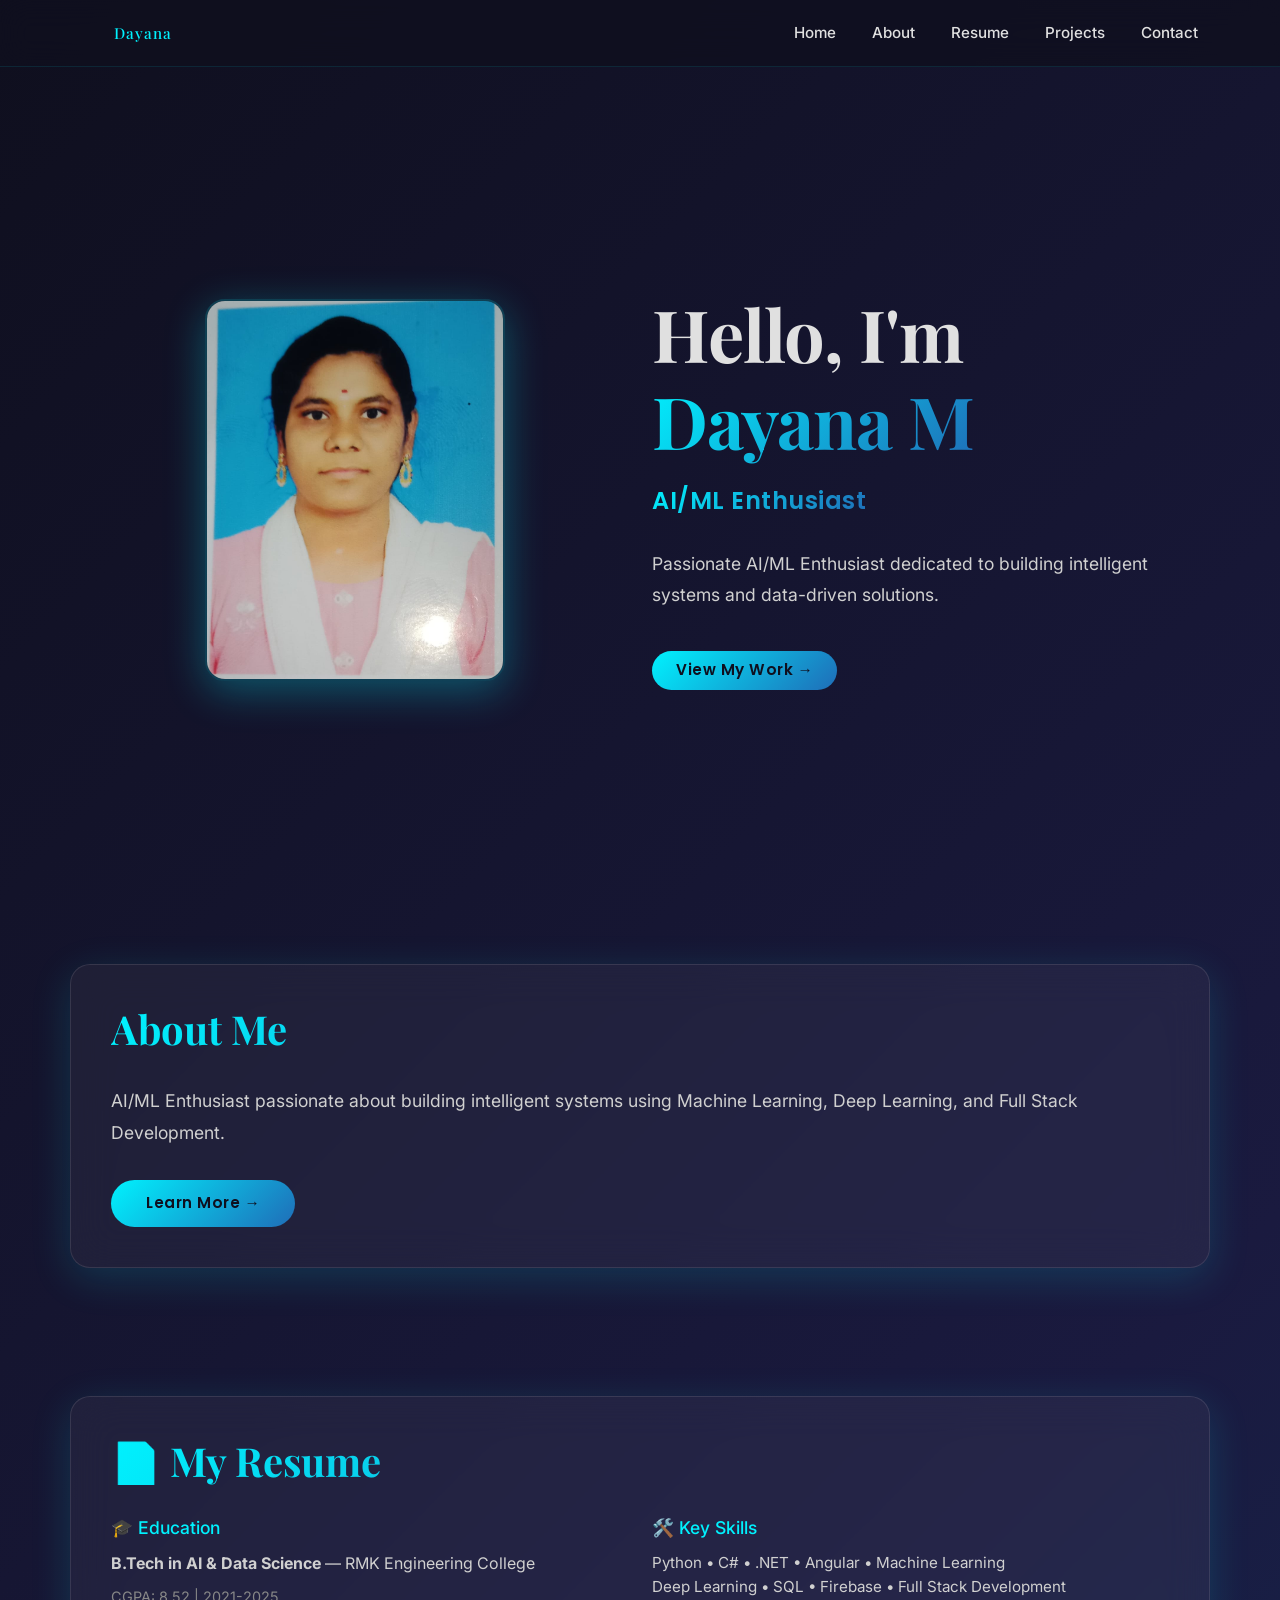
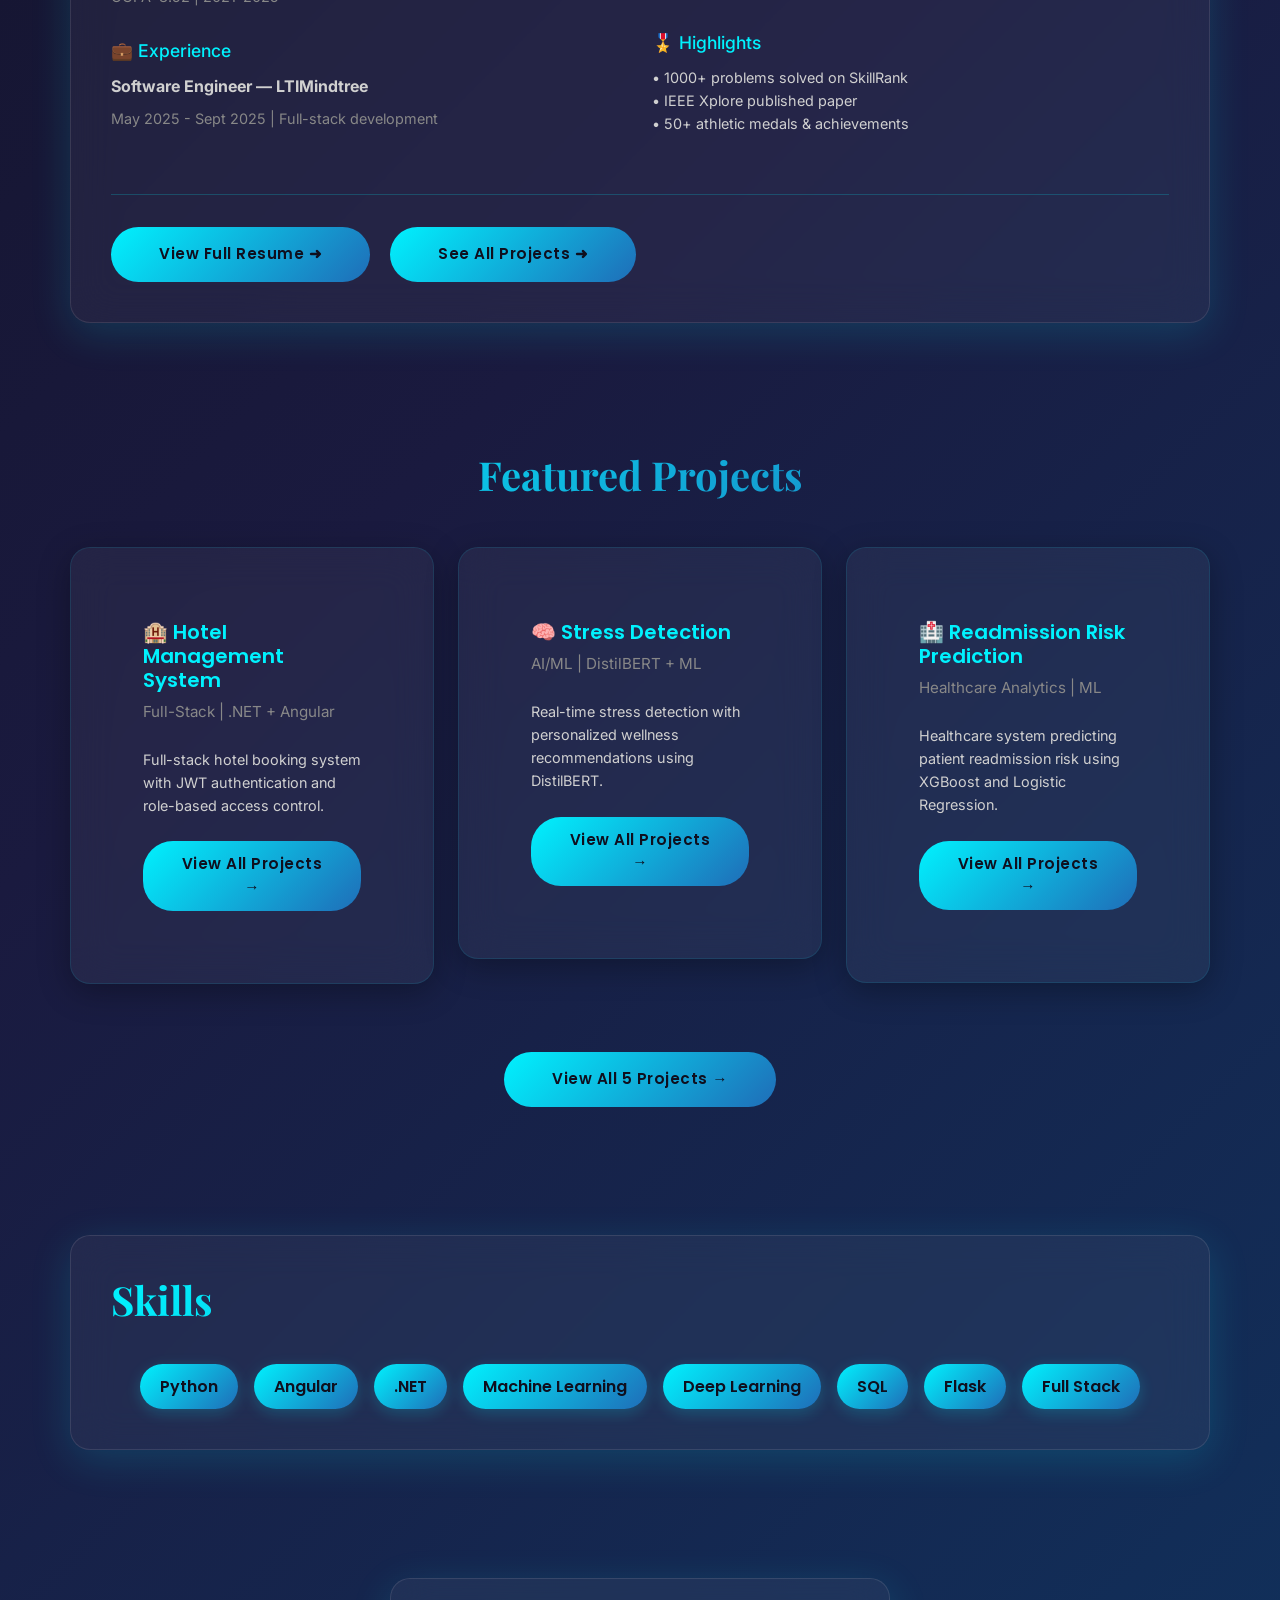
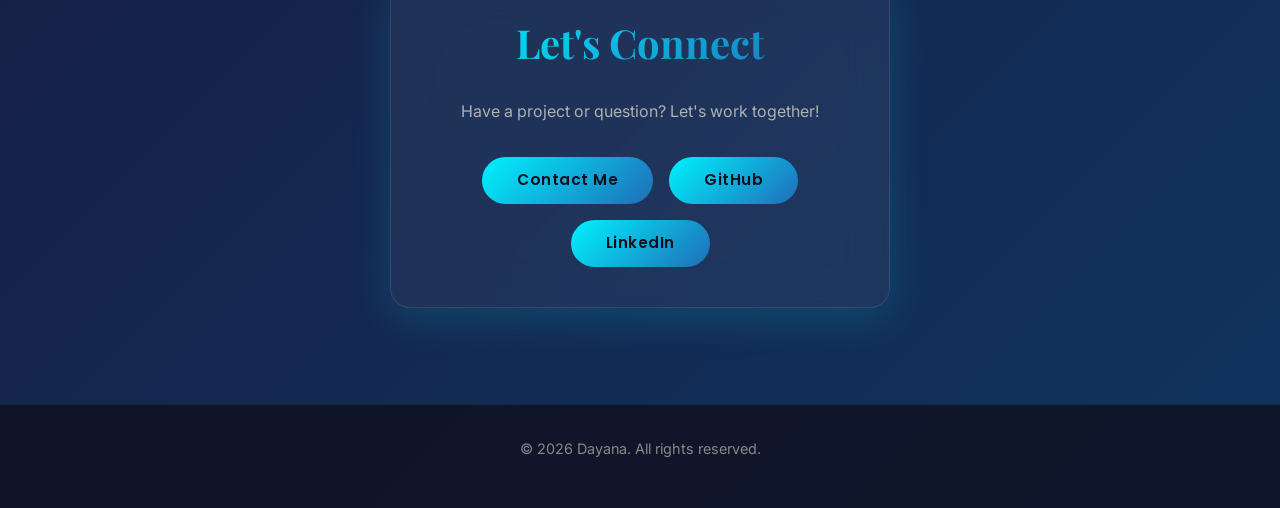
<file: index.html>
<!DOCTYPE html>
<html lang="en">
<head>
  <meta charset="UTF-8">
  <meta name="viewport" content="width=device-width, initial-scale=1.0">
  <title>Dayana | Portfolio</title>

  <!-- Bootstrap -->
  <link href="https://cdn.jsdelivr.net/npm/bootstrap@5.3.0/dist/css/bootstrap.min.css" rel="stylesheet">

  <!-- CSS -->
  <link rel="stylesheet" href="style.css">
</head>

<body>

<!-- NAVBAR -->
<nav class="navbar navbar-expand-lg fixed-top">
  <div class="container">
    <a class="navbar-brand">Dayana</a>
    <div>
      <a href="index.html">Home</a>
      <a href="about.html">About</a>
      <a href="resume.html">Resume</a>
      <a href="projects.html">Projects</a>
      <a href="contact.html">Contact</a>
    </div>
  </div>
</nav>

<main>
  <!-- HOME -->
  <section class="home d-flex align-items-center">
    <div class="container">
    <div class="row align-items-center">
      <!-- Image Column -->
      <div class="col-md-6 text-center mb-4 mb-md-0">
        <img src="dayana%20photo.jpg" alt="Dayana" class="profile-image" style="max-width: 300px; border-radius: 20px; box-shadow: 0 10px 40px rgba(0,242,254,0.3); border: 2px solid rgba(0,242,254,0.2);">
      </div>
      <!-- Text Column -->
      <div class="col-md-6">
        <h1 style="text-align: left; line-height: 1.2;">Hello, I'm <span>Dayana M</span></h1>
        <h3 style="color: #b0b0b0; font-weight: 400; letter-spacing: 0.5px; text-align: left;"><span id="typing" style="color: #00f2fe; font-weight: 600;"></span></h3>
        <p style="color: #d0d0d0; font-size: 1.1rem; line-height: 1.8; text-align: left; margin: 1.5rem 0;">
          Passionate AI/ML Enthusiast dedicated to building intelligent systems and data-driven solutions.
        </p>
        <div style="text-align: left;">
          <a href="projects.html" class="btn btn-glow mt-3 px-4 py-2">View My Work →</a>
        </div>
      </div>
    </div>
  </div>
</section>

<!-- ABOUT -->
<section id="about" class="container" style="padding: 4rem 0;">
  <div class="glass" style="box-shadow: 0 10px 40px rgba(0,242,254,0.15);">
    <h2>About Me</h2>
    <p style="font-size: 1.1rem; line-height: 1.8; color: #d0d0d0;">
      AI/ML Enthusiast passionate about building intelligent systems using Machine Learning,
      Deep Learning, and Full Stack Development.
    </p>
    <a href="about.html" class="btn btn-glow mt-3">Learn More →</a>
  </div>
</section>

<!-- RESUME -->
<section id="resume" class="container" style="padding: 4rem 0;">
  <div class="glass" style="box-shadow: 0 10px 40px rgba(0,242,254,0.15);">
    <h2 style="margin-bottom: 2rem;">📄 My Resume</h2>
    
    <div class="row" style="margin-bottom: 2rem;">
      <div class="col-md-6">
        <div style="margin-bottom: 2rem;">
          <h4 style="color: #00f2fe; font-size: 1.1rem; margin-bottom: 0.8rem;">🎓 Education</h4>
          <p style="color: #d0d0d0; margin-bottom: 0.5rem;">
            <strong>B.Tech in AI & Data Science</strong> — RMK Engineering College
          </p>
          <p style="color: #888; font-size: 0.9rem;">CGPA: 8.52 | 2021-2025</p>
        </div>
        
        <div style="margin-bottom: 2rem;">
          <h4 style="color: #00f2fe; font-size: 1.1rem; margin-bottom: 0.8rem;">💼 Experience</h4>
          <p style="color: #d0d0d0; margin-bottom: 0.5rem;">
            <strong>Software Engineer — LTIMindtree</strong>
          </p>
          <p style="color: #888; font-size: 0.9rem;">May 2025 - Sept 2025 | Full-stack development</p>
        </div>
      </div>
      
      <div class="col-md-6">
        <div style="margin-bottom: 2rem;">
          <h4 style="color: #00f2fe; font-size: 1.1rem; margin-bottom: 0.8rem;">🛠️ Key Skills</h4>
          <p style="color: #d0d0d0; font-size: 0.95rem;">
            Python • C# • .NET • Angular • Machine Learning<br>
            Deep Learning • SQL • Firebase • Full Stack Development
          </p>
        </div>
        
        <div>
          <h4 style="color: #00f2fe; font-size: 1.1rem; margin-bottom: 0.8rem;">🎖️ Highlights</h4>
          <p style="color: #d0d0d0; font-size: 0.9rem;">
            • 1000+ problems solved on SkillRank<br>
            • IEEE Xplore published paper<br>
            • 50+ athletic medals & achievements
          </p>
        </div>
      </div>
    </div>
    
    <div style="border-top: 1px solid rgba(0,242,254,0.2); padding-top: 2rem; margin-top: 2rem;">
      <a href="resume.html" class="btn btn-glow px-5 py-3">View Full Resume ➜</a>
      <a href="projects.html" class="btn btn-glow px-5 py-3" style="margin-left: 1rem;">See All Projects ➜</a>
    </div>
  </div>
</section>
<section id="projects" class="container" style="padding: 4rem 0;">
  <h2 class="text-center mb-5">Featured Projects</h2>

  <div class="row" style="row-gap: 2rem;">

    <div class="col-md-4">
      <div class="card glass">
        <div class="card-body" style="padding: 2rem;">
          <h5 style="margin-bottom: 0.5rem;">🏨 Hotel Management System</h5>
          <p style="color: #888; font-size: 0.95rem; margin-bottom: 1.5rem;">Full-Stack | .NET + Angular</p>
          <p style="color: #d0d0d0; font-size: 0.9rem; margin-bottom: 1.5rem;">
            Full-stack hotel booking system with JWT authentication and role-based access control.
          </p>
          <a href="projects.html" class="btn btn-glow btn-sm">View All Projects →</a>
        </div>
      </div>
    </div>

    <div class="col-md-4">
      <div class="card glass">
        <div class="card-body" style="padding: 2rem;">
          <h5 style="margin-bottom: 0.5rem;">🧠 Stress Detection</h5>
          <p style="color: #888; font-size: 0.95rem; margin-bottom: 1.5rem;">AI/ML | DistilBERT + ML</p>
          <p style="color: #d0d0d0; font-size: 0.9rem; margin-bottom: 1.5rem;">
            Real-time stress detection with personalized wellness recommendations using DistilBERT.
          </p>
          <a href="projects.html" class="btn btn-glow btn-sm">View All Projects →</a>
        </div>
      </div>
    </div>

    <div class="col-md-4">
      <div class="card glass">
        <div class="card-body" style="padding: 2rem;">
          <h5 style="margin-bottom: 0.5rem;">🏥 Readmission Risk Prediction</h5>
          <p style="color: #888; font-size: 0.95rem; margin-bottom: 1.5rem;">Healthcare Analytics | ML</p>
          <p style="color: #d0d0d0; font-size: 0.9rem; margin-bottom: 1.5rem;">
            Healthcare system predicting patient readmission risk using XGBoost and Logistic Regression.
          </p>
          <a href="projects.html" class="btn btn-glow btn-sm">View All Projects →</a>
        </div>
      </div>
    </div>

  </div>

  <div style="text-align: center; margin-top: 3rem;">
    <a href="projects.html" class="btn btn-glow px-5 py-3">View All 5 Projects →</a>
  </div>
</section>

<!-- SKILLS -->
<section class="container" style="padding: 4rem 0;">
  <div class="glass" style="box-shadow: 0 10px 40px rgba(0,242,254,0.15);">
    <h2 style="margin-bottom: 2.5rem;">Skills</h2>
    <div class="skills">
      <span>Python</span>
      <span>Angular</span>
      <span>.NET</span>
      <span>Machine Learning</span>
      <span>Deep Learning</span>
      <span>SQL</span>
      <span>Flask</span>
      <span>Full Stack</span>
    </div>
  </div>
</section>

<!-- CONTACT -->
<section id="contact" class="container text-center" style="padding: 4rem 0 2rem;">
  <div class="glass" style="box-shadow: 0 10px 40px rgba(0,242,254,0.15); max-width: 500px; margin: 0 auto;">
    <h2>Let's Connect</h2>
    <p style="color: #b0b0b0; margin-bottom: 2rem;">Have a project or question? Let's work together!</p>
    <div style="display: flex; gap: 1rem; justify-content: center; flex-wrap: wrap;">
      <a href="contact.html" class="btn btn-glow">Contact Me</a>
      <a href="https://github.com/DAYANAMUTHU" class="btn btn-glow" target="_blank">GitHub</a>
      <a href="https://linkedin.com" class="btn btn-glow" target="_blank">LinkedIn</a>
    </div>
  </div>
</section>

</main>

<!-- Footer -->
<footer class="text-center">
  <p>&copy; 2026 Dayana. All rights reserved.</p>
</footer>

<!-- JS -->
<script>
const texts = ["AI/ML Enthusiast", ".NET Developer", "Athlete", "Learner"];
let count = 0;
let index = 0;
let currentText = "";
let letter = "";

(function type() {
  if (count === texts.length) count = 0;
  currentText = texts[count];
  letter = currentText.slice(0, ++index);

  document.getElementById("typing").textContent = letter;
  if (letter.length === currentText.length) {
    count++;
    index = 0;
    setTimeout(type, 1000);
  } else {
    setTimeout(type, 100);
  }
})();
</script>

<script src="https://cdn.jsdelivr.net/npm/bootstrap@5.3.0/dist/js/bootstrap.bundle.min.js"></script>
</body>

</html>
</file>
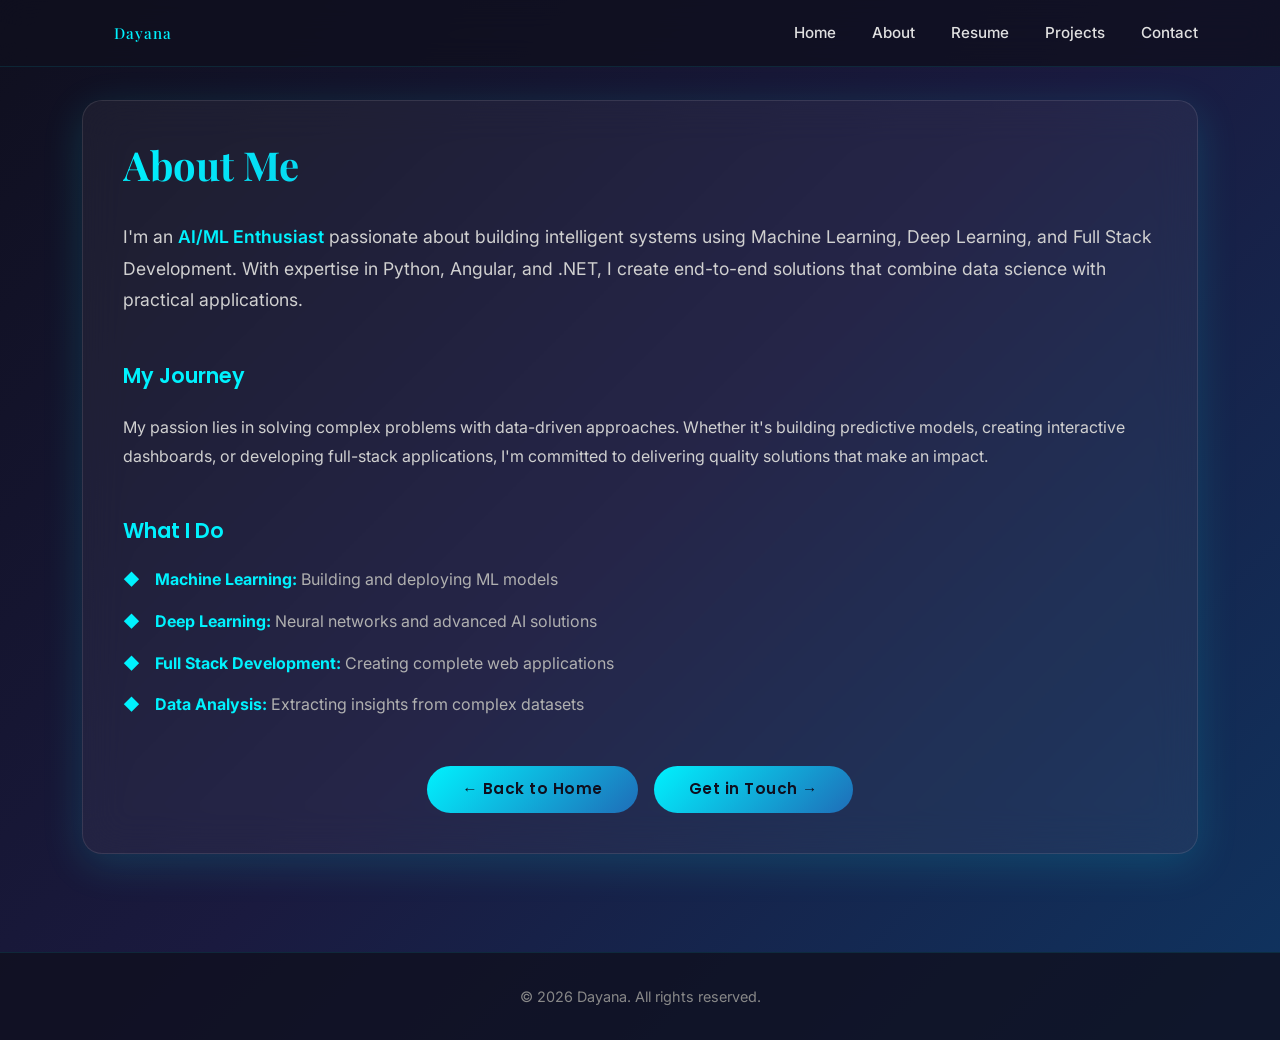
<file: about.html>
<!DOCTYPE html>
<html lang="en">
<head>
  <meta charset="UTF-8">
  <meta name="viewport" content="width=device-width, initial-scale=1.0">
  <title>About | Dayana Portfolio</title>

  <!-- Bootstrap -->
  <link href="https://cdn.jsdelivr.net/npm/bootstrap@5.3.0/dist/css/bootstrap.min.css" rel="stylesheet">

  <!-- CSS -->
  <link rel="stylesheet" href="style.css">
</head>

<body>

<!-- NAVBAR -->
<nav class="navbar navbar-expand-lg fixed-top">
  <div class="container">
    <a href="index.html" class="navbar-brand">Dayana</a>
    <div>
      <a href="index.html">Home</a>
      <a href="about.html">About</a>
      <a href="resume.html">Resume</a>
      <a href="projects.html">Projects</a>
      <a href="contact.html">Contact</a>
    </div>
  </div>
</nav>

<!-- ABOUT SECTION -->
<section class="container" style="padding-top: 100px; padding-bottom: 50px;">
  <div class="glass" style="box-shadow: 0 10px 40px rgba(0,242,254,0.15);">
    <h2 style="margin-bottom: 2rem;">About Me</h2>
    <p style="font-size: 1.1rem; line-height: 1.8; color: #d0d0d0; margin-bottom: 2rem;">
      I'm an <span style="color: #00f2fe; font-weight: 600;">AI/ML Enthusiast</span> passionate about building intelligent systems using Machine Learning,
      Deep Learning, and Full Stack Development. With expertise in Python, Angular, and .NET,
      I create end-to-end solutions that combine data science with practical applications.
    </p>
    
    <h3 style="margin-top: 3rem; margin-bottom: 1.5rem;">My Journey</h3>
    <p style="font-size: 1rem; line-height: 1.8; color: #d0d0d0; margin-bottom: 2rem;">
      My passion lies in solving complex problems with data-driven approaches. Whether it's building
      predictive models, creating interactive dashboards, or developing full-stack applications,
      I'm committed to delivering quality solutions that make an impact.
    </p>

    <h3 style="margin-top: 3rem; margin-bottom: 1.5rem;">What I Do</h3>
    <ul style="list-style: none; padding: 0;">
      <li style="font-size: 1rem; margin-bottom: 1rem; padding-left: 2rem; position: relative;">
        <span style="position: absolute; left: 0; color: #00f2fe; font-weight: bold;">◆</span>
        <strong style="color: #00f2fe;">Machine Learning:</strong> <span style="color: #b0b0b0;">Building and deploying ML models</span>
      </li>
      <li style="font-size: 1rem; margin-bottom: 1rem; padding-left: 2rem; position: relative;">
        <span style="position: absolute; left: 0; color: #00f2fe; font-weight: bold;">◆</span>
        <strong style="color: #00f2fe;">Deep Learning:</strong> <span style="color: #b0b0b0;">Neural networks and advanced AI solutions</span>
      </li>
      <li style="font-size: 1rem; margin-bottom: 1rem; padding-left: 2rem; position: relative;">
        <span style="position: absolute; left: 0; color: #00f2fe; font-weight: bold;">◆</span>
        <strong style="color: #00f2fe;">Full Stack Development:</strong> <span style="color: #b0b0b0;">Creating complete web applications</span>
      </li>
      <li style="font-size: 1rem; margin-bottom: 1rem; padding-left: 2rem; position: relative;">
        <span style="position: absolute; left: 0; color: #00f2fe; font-weight: bold;">◆</span>
        <strong style="color: #00f2fe;">Data Analysis:</strong> <span style="color: #b0b0b0;">Extracting insights from complex datasets</span>
      </li>
    </ul>

    <div style="margin-top: 3rem; display: flex; gap: 1rem; justify-content: center; flex-wrap: wrap;">
      <a href="index.html" class="btn btn-glow">← Back to Home</a>
      <a href="contact.html" class="btn btn-glow">Get in Touch →</a>
    </div>
  </div>
</section>

<!-- Footer -->
<footer class="text-center mt-5 pb-3">
  <p>&copy; 2026 Dayana. All rights reserved.</p>
</footer>

<script src="https://cdn.jsdelivr.net/npm/bootstrap@5.3.0/dist/js/bootstrap.bundle.min.js"></script>
</body>

</html>
</file>
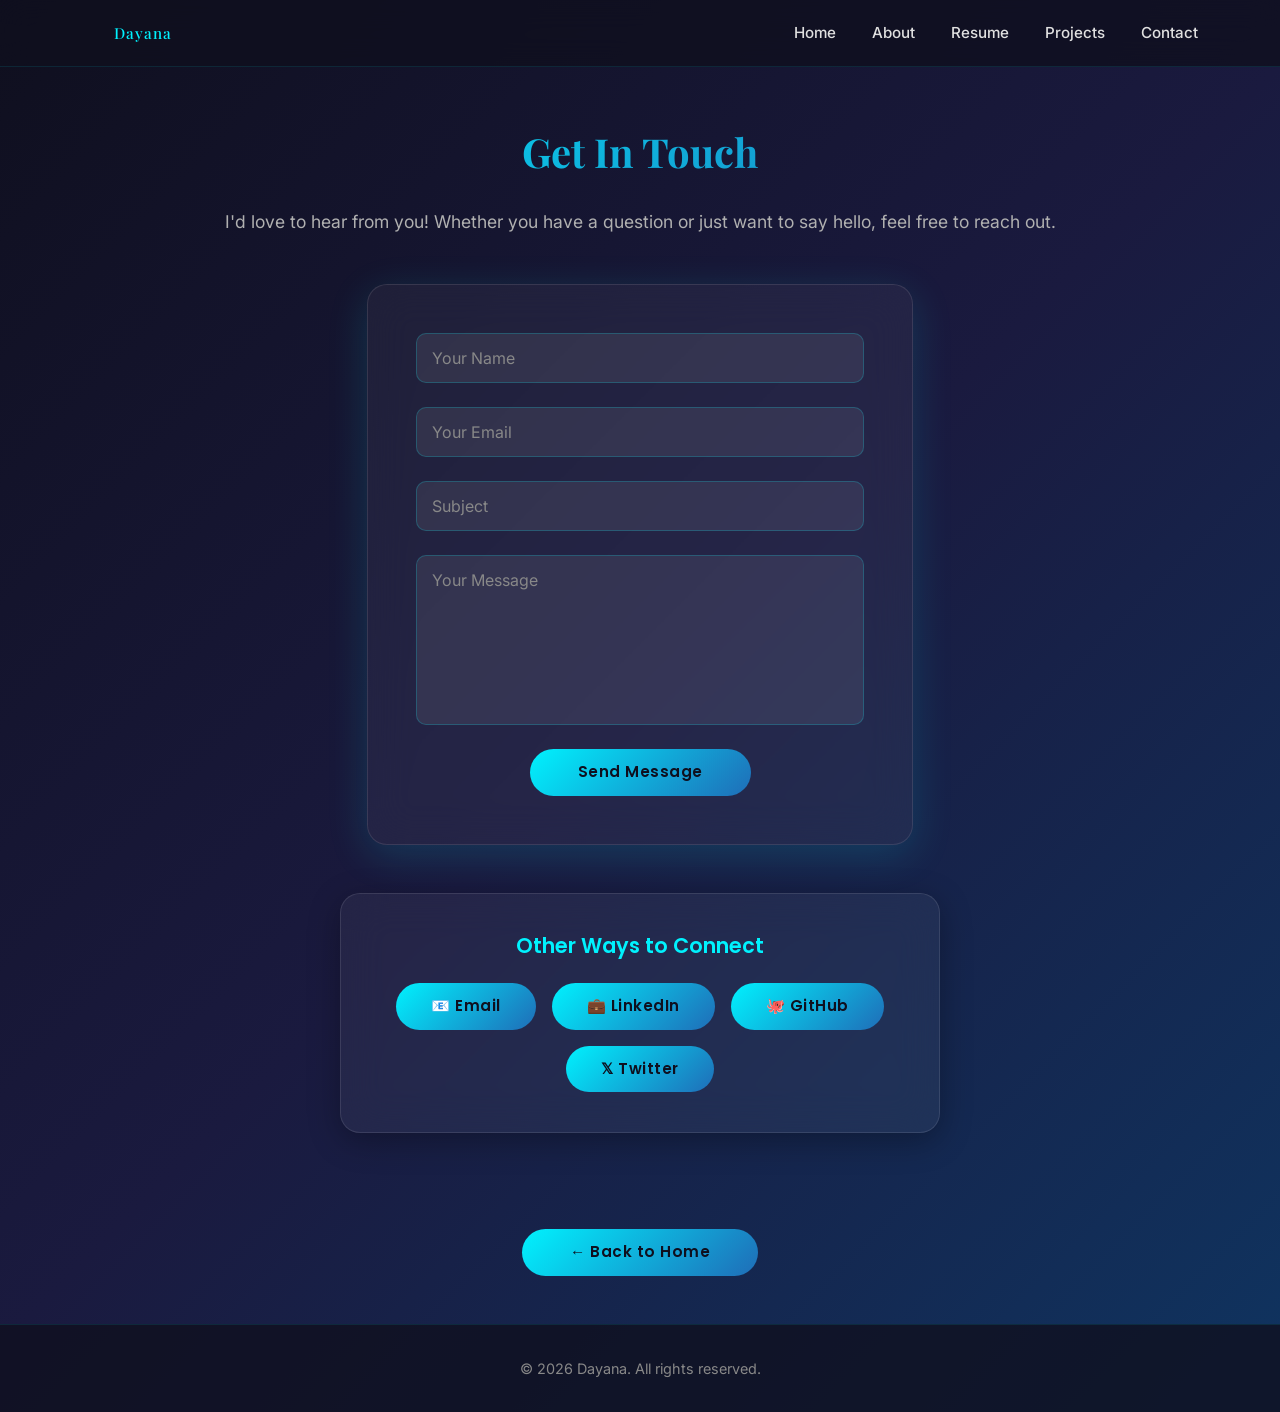
<file: contact.html>
<!DOCTYPE html>
<html lang="en">
<head>
  <meta charset="UTF-8">
  <meta name="viewport" content="width=device-width, initial-scale=1.0">
  <title>Contact | Dayana Portfolio</title>

  <!-- Bootstrap -->
  <link href="https://cdn.jsdelivr.net/npm/bootstrap@5.3.0/dist/css/bootstrap.min.css" rel="stylesheet">

  <!-- CSS -->
  <link rel="stylesheet" href="style.css">
</head>

<body>

<!-- NAVBAR -->
<nav class="navbar navbar-expand-lg fixed-top">
  <div class="container">
    <a href="index.html" class="navbar-brand">Dayana</a>
    <div>
      <a href="index.html">Home</a>
      <a href="about.html">About</a>
      <a href="resume.html">Resume</a>
      <a href="projects.html">Projects</a>
      <a href="contact.html">Contact</a>
    </div>
  </div>
</nav>

<!-- CONTACT SECTION -->
<section class="container text-center mt-5 mb-5" style="padding-top: 80px;">
  <h2>Get In Touch</h2>
  <p class="mt-3" style="font-size: 1.1rem; color: #b0b0b0;">I'd love to hear from you! Whether you have a question or just want to say hello, feel free to reach out.</p>

  <!-- Contact Form -->
  <div class="row mt-5">
    <div class="col-md-6 offset-md-3">
      <form class="glass p-5" style="box-shadow: 0 10px 40px rgba(0,242,254,0.15);">
        <div class="mb-4">
          <input type="text" class="form-control" placeholder="Your Name" required style="font-size: 1rem;">
        </div>
        <div class="mb-4">
          <input type="email" class="form-control" placeholder="Your Email" required style="font-size: 1rem;">
        </div>
        <div class="mb-4">
          <input type="text" class="form-control" placeholder="Subject" required style="font-size: 1rem;">
        </div>
        <div class="mb-4">
          <textarea class="form-control" rows="6" placeholder="Your Message" required style="font-size: 1rem; resize: none;"></textarea>
        </div>
        <button type="submit" class="btn btn-glow px-5">Send Message</button>
      </form>
    </div>
  </div>

  <!-- Contact Info -->
  <div class="mt-5 glass" style="max-width: 600px; margin: 3rem auto;">
    <h3 style="margin-bottom: 1.5rem;">Other Ways to Connect</h3>
    <div style="display: flex; gap: 1rem; justify-content: center; flex-wrap: wrap;">
      <a href="mailto:your.email@example.com" class="btn btn-sm btn-glow">📧 Email</a>
      <a href="https://linkedin.com/in/yourprofile" class="btn btn-sm btn-glow" target="_blank">💼 LinkedIn</a>
      <a href="https://github.com/yourprofile" class="btn btn-sm btn-glow" target="_blank">🐙 GitHub</a>
      <a href="https://twitter.com/yourprofile" class="btn btn-sm btn-glow" target="_blank">𝕏 Twitter</a>
    </div>
  </div>

  <a href="index.html" class="btn btn-glow mt-5 px-5">← Back to Home</a>
</section>

<!-- Footer -->
<footer class="text-center mt-5 pb-3">
  <p>&copy; 2026 Dayana. All rights reserved.</p>
</footer>

<script src="https://cdn.jsdelivr.net/npm/bootstrap@5.3.0/dist/js/bootstrap.bundle.min.js"></script>
</body>

</html>
</file>
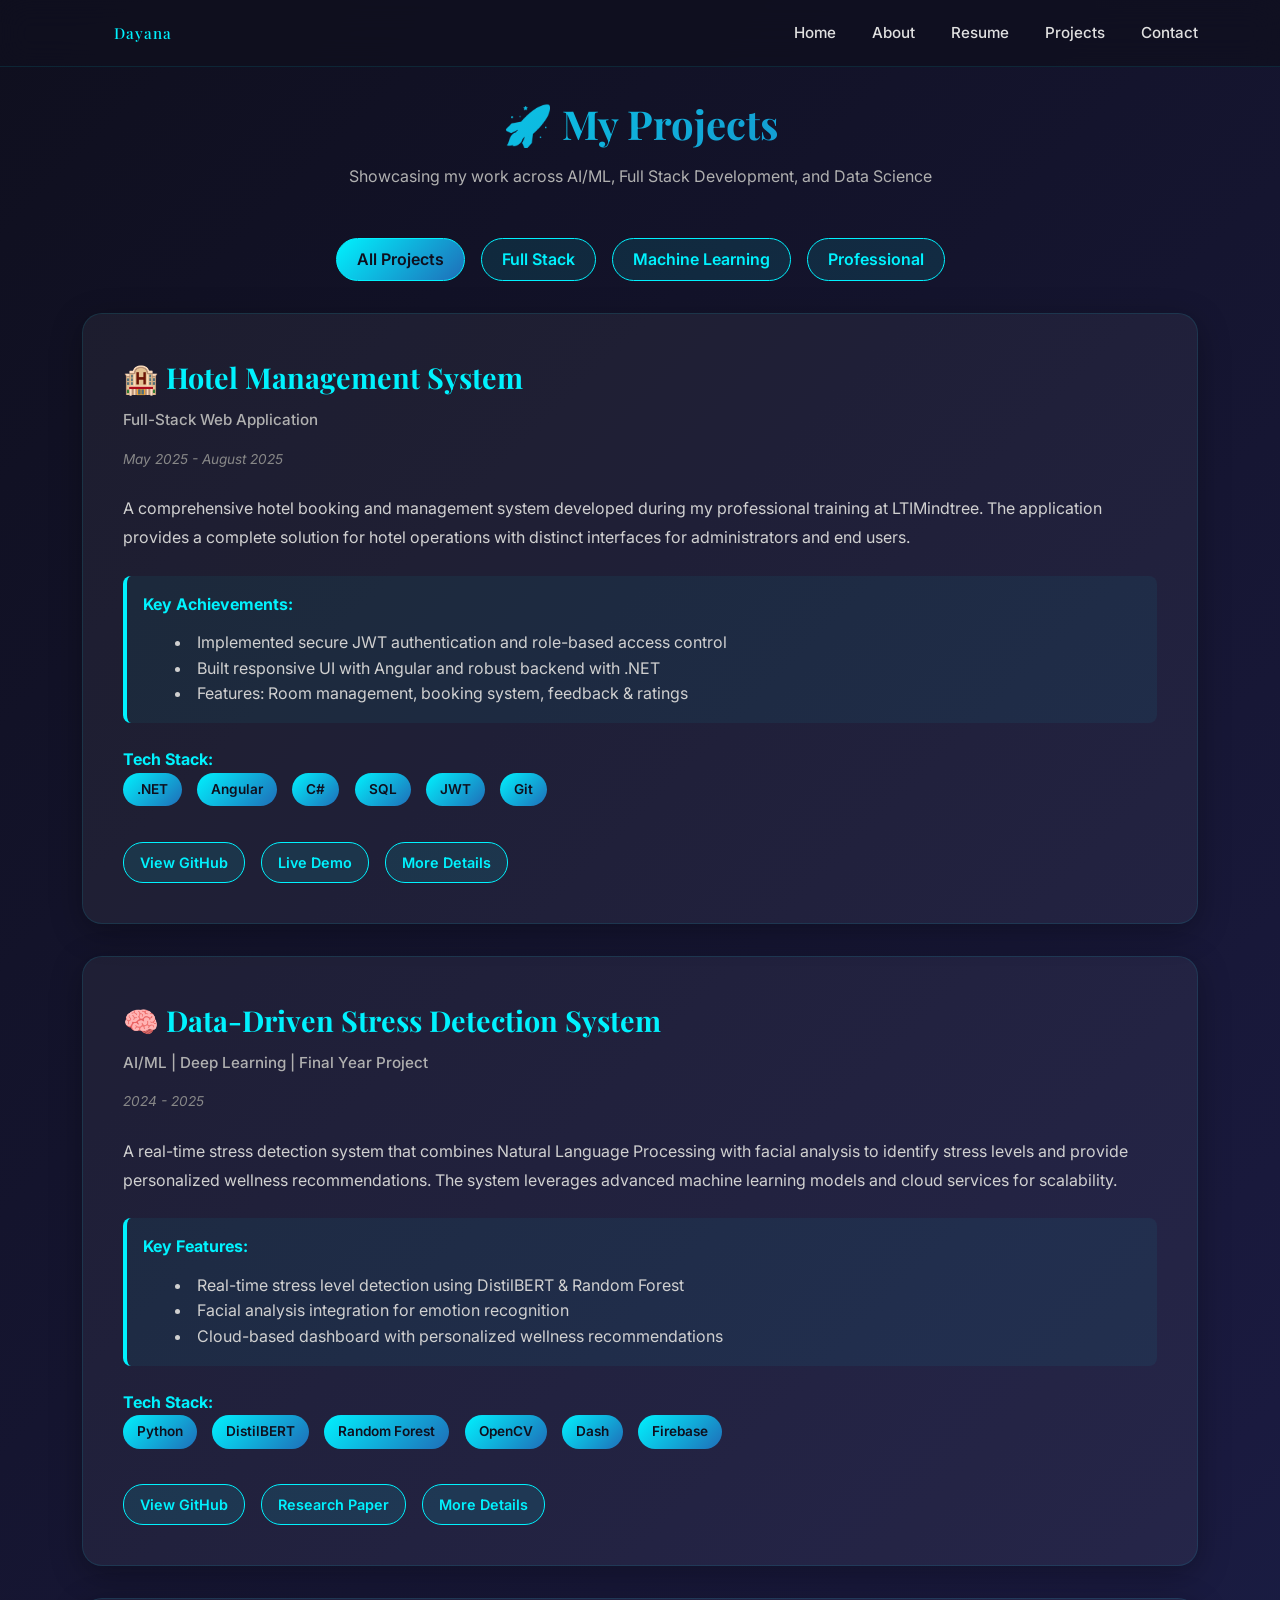
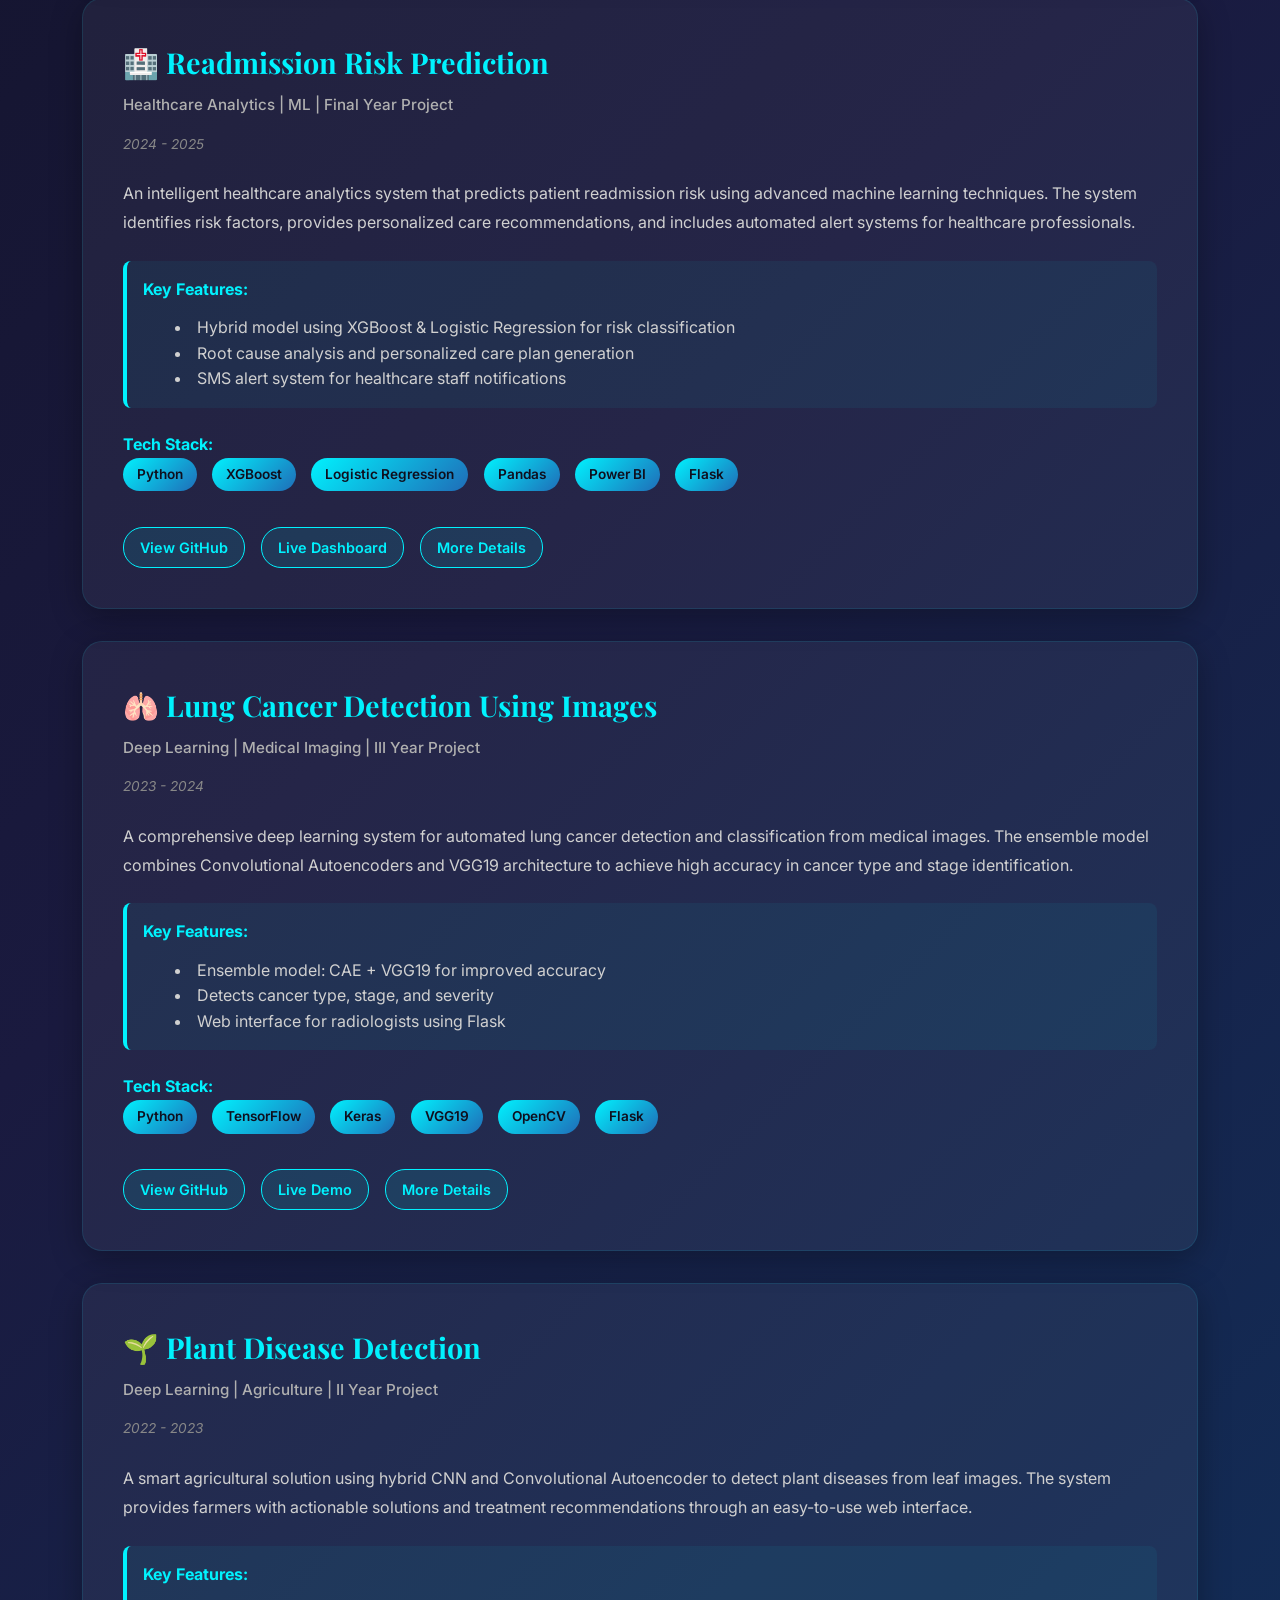
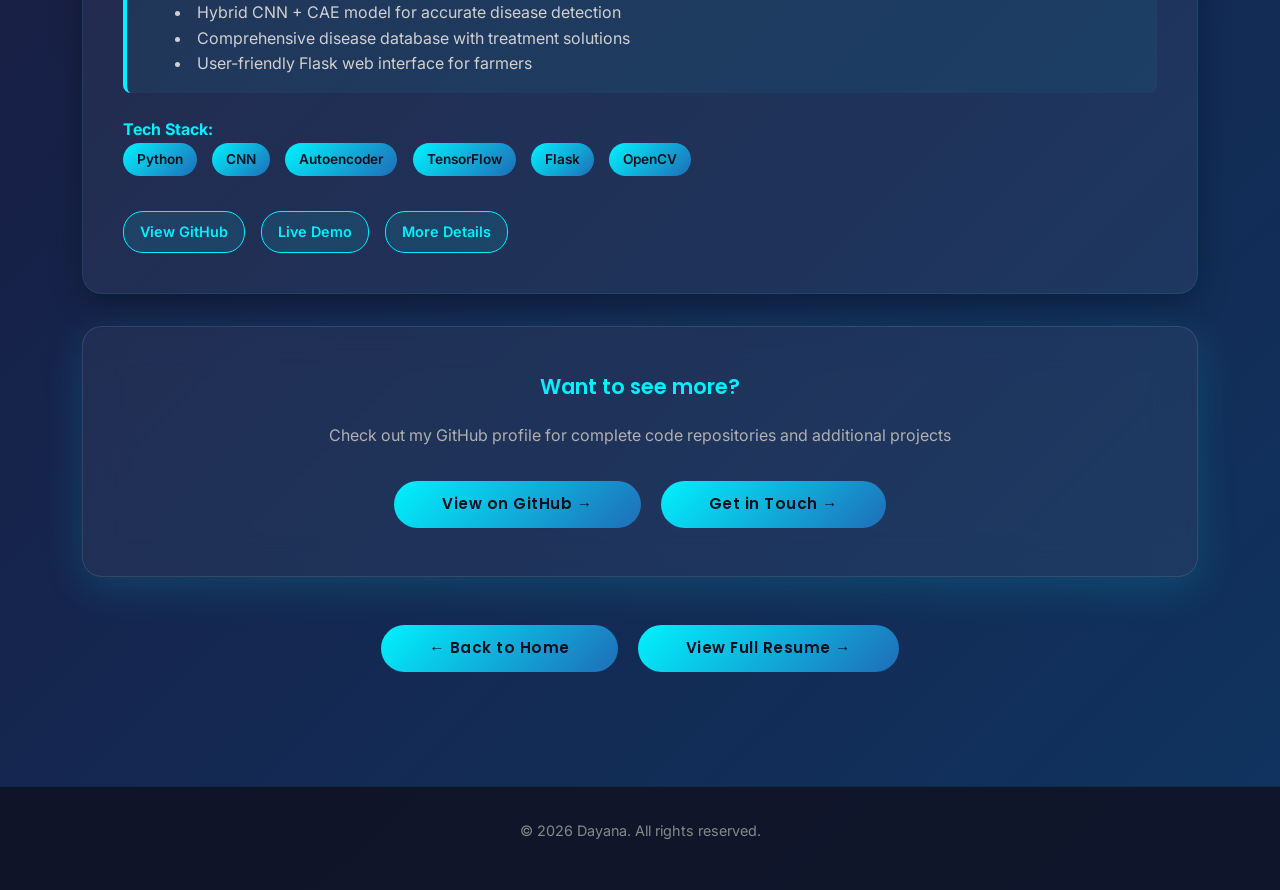
<file: projects.html>
<!DOCTYPE html>
<html lang="en">
<head>
  <meta charset="UTF-8">
  <meta name="viewport" content="width=device-width, initial-scale=1.0">
  <title>Projects | Dayana Portfolio</title>

  <!-- Bootstrap -->
  <link href="https://cdn.jsdelivr.net/npm/bootstrap@5.3.0/dist/css/bootstrap.min.css" rel="stylesheet">

  <!-- CSS -->
  <link rel="stylesheet" href="style.css">

  <style>
    .project-card {
      background: rgba(255,255,255,0.05);
      border-radius: 20px;
      border: 1px solid rgba(0,242,254,0.1);
      padding: 2.5rem;
      margin-bottom: 2rem;
      transition: 0.3s ease;
      box-shadow: 0 8px 32px rgba(0,0,0,0.3);
    }

    .project-card:hover {
      background: rgba(255,255,255,0.08);
      border-color: rgba(0,242,254,0.2);
      box-shadow: 0 10px 40px rgba(0,242,254,0.1);
      transform: translateY(-5px);
    }

    .project-title {
      font-family: 'Playfair Display', serif;
      font-size: 1.8rem;
      font-weight: 700;
      color: #00f2fe;
      margin-bottom: 0.5rem;
    }

    .project-type {
      font-size: 0.95rem;
      color: #b0b0b0;
      margin-bottom: 1rem;
      font-weight: 500;
    }

    .project-date {
      font-size: 0.85rem;
      color: #888;
      margin-bottom: 1.5rem;
      font-style: italic;
    }

    .project-description {
      color: #d0d0d0;
      line-height: 1.8;
      margin-bottom: 1.5rem;
      font-size: 1rem;
    }

    .tech-stack {
      margin: 1.5rem 0;
    }

    .tech-tag {
      display: inline-block;
      background: linear-gradient(135deg, #00f2fe, #1f6db8);
      color: #0f0f1e;
      padding: 6px 14px;
      border-radius: 20px;
      font-size: 0.85rem;
      font-weight: 600;
      margin-right: 0.7rem;
      margin-bottom: 0.7rem;
    }

    .project-links {
      margin-top: 1.5rem;
      display: flex;
      gap: 1rem;
      flex-wrap: wrap;
    }

    .btn-project {
      background: rgba(0,242,254,0.1);
      color: #00f2fe;
      border: 1px solid #00f2fe;
      padding: 8px 16px;
      border-radius: 20px;
      font-size: 0.9rem;
      font-weight: 600;
      transition: 0.3s ease;
      text-decoration: none;
    }

    .btn-project:hover {
      background: linear-gradient(135deg, #00f2fe, #1f6db8);
      color: #0f0f1e;
      border-color: #00f2fe;
    }

    .project-highlight {
      background: rgba(0,242,254,0.05);
      border-left: 4px solid #00f2fe;
      padding: 1rem;
      border-radius: 8px;
      margin: 1.5rem 0;
      color: #d0d0d0;
    }

    .filter-buttons {
      display: flex;
      gap: 1rem;
      margin-bottom: 2rem;
      flex-wrap: wrap;
      justify-content: center;
    }

    .filter-btn {
      background: rgba(0,242,254,0.1);
      color: #00f2fe;
      border: 1px solid #00f2fe;
      padding: 8px 20px;
      border-radius: 25px;
      cursor: pointer;
      font-weight: 600;
      transition: 0.3s ease;
    }

    .filter-btn.active {
      background: linear-gradient(135deg, #00f2fe, #1f6db8);
      color: #0f0f1e;
    }

    .filter-btn:hover {
      background: linear-gradient(135deg, #00f2fe, #1f6db8);
      color: #0f0f1e;
    }
  </style>
</head>

<body>

<!-- NAVBAR -->
<nav class="navbar navbar-expand-lg fixed-top">
  <div class="container">
    <a href="index.html" class="navbar-brand">Dayana</a>
    <div>
      <a href="index.html">Home</a>
      <a href="about.html">About</a>
      <a href="resume.html">Resume</a>
      <a href="projects.html">Projects</a>
      <a href="contact.html">Contact</a>
    </div>
  </div>
</nav>

<!-- PROJECTS PAGE -->
<section class="container" style="padding-top: 100px; padding-bottom: 50px;">
  <h2 class="text-center" style="margin-bottom: 1rem;">🚀 My Projects</h2>
  <p class="text-center" style="color: #b0b0b0; margin-bottom: 3rem;">
    Showcasing my work across AI/ML, Full Stack Development, and Data Science
  </p>

  <!-- FILTER BUTTONS -->
  <div class="filter-buttons">
    <button class="filter-btn active" onclick="filterProjects('all')">All Projects</button>
    <button class="filter-btn" onclick="filterProjects('fullstack')">Full Stack</button>
    <button class="filter-btn" onclick="filterProjects('ml')">Machine Learning</button>
    <button class="filter-btn" onclick="filterProjects('professional')">Professional</button>
  </div>

  <!-- PROJECT 1: HOTEL MANAGEMENT -->
  <div class="project-card" data-category="fullstack professional">
    <div class="project-title">🏨 Hotel Management System</div>
    <div class="project-type">Full-Stack Web Application</div>
    <div class="project-date">May 2025 - August 2025</div>
    <div class="project-description">
      A comprehensive hotel booking and management system developed during my professional training at LTIMindtree. 
      The application provides a complete solution for hotel operations with distinct interfaces for administrators and end users.
    </div>
    
    <div class="project-highlight">
      <strong style="color: #00f2fe;">Key Achievements:</strong>
      <ul style="margin: 0.8rem 0 0 0; list-style-position: inside;">
        <li>Implemented secure JWT authentication and role-based access control</li>
        <li>Built responsive UI with Angular and robust backend with .NET</li>
        <li>Features: Room management, booking system, feedback & ratings</li>
      </ul>
    </div>

    <div class="tech-stack">
      <strong style="color: #00f2fe;">Tech Stack:</strong><br>
      <span class="tech-tag">.NET</span>
      <span class="tech-tag">Angular</span>
      <span class="tech-tag">C#</span>
      <span class="tech-tag">SQL</span>
      <span class="tech-tag">JWT</span>
      <span class="tech-tag">Git</span>
    </div>

    <div class="project-links">
      <a href="#" class="btn-project">View GitHub</a>
      <a href="#" class="btn-project">Live Demo</a>
      <a href="resume.html#projects" class="btn-project">More Details</a>
    </div>
  </div>

  <!-- PROJECT 2: STRESS DETECTION -->
  <div class="project-card" data-category="ml">
    <div class="project-title">🧠 Data-Driven Stress Detection System</div>
    <div class="project-type">AI/ML | Deep Learning | Final Year Project</div>
    <div class="project-date">2024 - 2025</div>
    <div class="project-description">
      A real-time stress detection system that combines Natural Language Processing with facial analysis 
      to identify stress levels and provide personalized wellness recommendations. The system leverages advanced 
      machine learning models and cloud services for scalability.
    </div>

    <div class="project-highlight">
      <strong style="color: #00f2fe;">Key Features:</strong>
      <ul style="margin: 0.8rem 0 0 0; list-style-position: inside;">
        <li>Real-time stress level detection using DistilBERT & Random Forest</li>
        <li>Facial analysis integration for emotion recognition</li>
        <li>Cloud-based dashboard with personalized wellness recommendations</li>
      </ul>
    </div>

    <div class="tech-stack">
      <strong style="color: #00f2fe;">Tech Stack:</strong><br>
      <span class="tech-tag">Python</span>
      <span class="tech-tag">DistilBERT</span>
      <span class="tech-tag">Random Forest</span>
      <span class="tech-tag">OpenCV</span>
      <span class="tech-tag">Dash</span>
      <span class="tech-tag">Firebase</span>
    </div>

    <div class="project-links">
      <a href="#" class="btn-project">View GitHub</a>
      <a href="#" class="btn-project">Research Paper</a>
      <a href="resume.html#projects" class="btn-project">More Details</a>
    </div>
  </div>

  <!-- PROJECT 3: READMISSION RISK -->
  <div class="project-card" data-category="ml">
    <div class="project-title">🏥 Readmission Risk Prediction</div>
    <div class="project-type">Healthcare Analytics | ML | Final Year Project</div>
    <div class="project-date">2024 - 2025</div>
    <div class="project-description">
      An intelligent healthcare analytics system that predicts patient readmission risk using advanced machine learning 
      techniques. The system identifies risk factors, provides personalized care recommendations, and includes automated 
      alert systems for healthcare professionals.
    </div>

    <div class="project-highlight">
      <strong style="color: #00f2fe;">Key Features:</strong>
      <ul style="margin: 0.8rem 0 0 0; list-style-position: inside;">
        <li>Hybrid model using XGBoost & Logistic Regression for risk classification</li>
        <li>Root cause analysis and personalized care plan generation</li>
        <li>SMS alert system for healthcare staff notifications</li>
      </ul>
    </div>

    <div class="tech-stack">
      <strong style="color: #00f2fe;">Tech Stack:</strong><br>
      <span class="tech-tag">Python</span>
      <span class="tech-tag">XGBoost</span>
      <span class="tech-tag">Logistic Regression</span>
      <span class="tech-tag">Pandas</span>
      <span class="tech-tag">Power BI</span>
      <span class="tech-tag">Flask</span>
    </div>

    <div class="project-links">
      <a href="#" class="btn-project">View GitHub</a>
      <a href="#" class="btn-project">Live Dashboard</a>
      <a href="resume.html#projects" class="btn-project">More Details</a>
    </div>
  </div>

  <!-- PROJECT 4: LUNG CANCER DETECTION -->
  <div class="project-card" data-category="ml">
    <div class="project-title">🫁 Lung Cancer Detection Using Images</div>
    <div class="project-type">Deep Learning | Medical Imaging | III Year Project</div>
    <div class="project-date">2023 - 2024</div>
    <div class="project-description">
      A comprehensive deep learning system for automated lung cancer detection and classification from medical images. 
      The ensemble model combines Convolutional Autoencoders and VGG19 architecture to achieve high accuracy in 
      cancer type and stage identification.
    </div>

    <div class="project-highlight">
      <strong style="color: #00f2fe;">Key Features:</strong>
      <ul style="margin: 0.8rem 0 0 0; list-style-position: inside;">
        <li>Ensemble model: CAE + VGG19 for improved accuracy</li>
        <li>Detects cancer type, stage, and severity</li>
        <li>Web interface for radiologists using Flask</li>
      </ul>
    </div>

    <div class="tech-stack">
      <strong style="color: #00f2fe;">Tech Stack:</strong><br>
      <span class="tech-tag">Python</span>
      <span class="tech-tag">TensorFlow</span>
      <span class="tech-tag">Keras</span>
      <span class="tech-tag">VGG19</span>
      <span class="tech-tag">OpenCV</span>
      <span class="tech-tag">Flask</span>
    </div>

    <div class="project-links">
      <a href="#" class="btn-project">View GitHub</a>
      <a href="#" class="btn-project">Live Demo</a>
      <a href="resume.html#projects" class="btn-project">More Details</a>
    </div>
  </div>

  <!-- PROJECT 5: PLANT DISEASE DETECTION -->
  <div class="project-card" data-category="ml">
    <div class="project-title">🌱 Plant Disease Detection</div>
    <div class="project-type">Deep Learning | Agriculture | II Year Project</div>
    <div class="project-date">2022 - 2023</div>
    <div class="project-description">
      A smart agricultural solution using hybrid CNN and Convolutional Autoencoder to detect plant diseases 
      from leaf images. The system provides farmers with actionable solutions and treatment recommendations 
      through an easy-to-use web interface.
    </div>

    <div class="project-highlight">
      <strong style="color: #00f2fe;">Key Features:</strong>
      <ul style="margin: 0.8rem 0 0 0; list-style-position: inside;">
        <li>Hybrid CNN + CAE model for accurate disease detection</li>
        <li>Comprehensive disease database with treatment solutions</li>
        <li>User-friendly Flask web interface for farmers</li>
      </ul>
    </div>

    <div class="tech-stack">
      <strong style="color: #00f2fe;">Tech Stack:</strong><br>
      <span class="tech-tag">Python</span>
      <span class="tech-tag">CNN</span>
      <span class="tech-tag">Autoencoder</span>
      <span class="tech-tag">TensorFlow</span>
      <span class="tech-tag">Flask</span>
      <span class="tech-tag">OpenCV</span>
    </div>

    <div class="project-links">
      <a href="#" class="btn-project">View GitHub</a>
      <a href="#" class="btn-project">Live Demo</a>
      <a href="resume.html#projects" class="btn-project">More Details</a>
    </div>
  </div>

  <!-- CTA SECTION -->
  <div class="glass" style="box-shadow: 0 10px 40px rgba(0,242,254,0.15); text-align: center; padding: 3rem;">
    <h3 style="color: #00f2fe; margin-bottom: 1.5rem;">Want to see more?</h3>
    <p style="color: #b0b0b0; margin-bottom: 2rem;">Check out my GitHub profile for complete code repositories and additional projects</p>
    <a href="https://github.com/DAYANAMUTHU" target="_blank" class="btn btn-glow px-5">View on GitHub →</a>
    <a href="contact.html" class="btn btn-glow px-5" style="margin-left: 1rem;">Get in Touch →</a>
  </div>

  <!-- ACTION BUTTONS -->
  <div class="text-center" style="margin-top: 3rem;">
    <a href="index.html" class="btn btn-glow px-5">← Back to Home</a>
    <a href="resume.html" class="btn btn-glow px-5" style="margin-left: 1rem;">View Full Resume →</a>
  </div>
</section>

<!-- Footer -->
<footer class="text-center">
  <p>&copy; 2026 Dayana. All rights reserved.</p>
</footer>

<script src="https://cdn.jsdelivr.net/npm/bootstrap@5.3.0/dist/js/bootstrap.bundle.min.js"></script>

<script>
function filterProjects(category) {
  const projects = document.querySelectorAll('.project-card');
  const buttons = document.querySelectorAll('.filter-btn');

  // Update active button
  buttons.forEach(btn => btn.classList.remove('active'));
  event.target.classList.add('active');

  // Filter projects
  projects.forEach(project => {
    if (category === 'all') {
      project.style.display = 'block';
    } else {
      if (project.dataset.category.includes(category)) {
        project.style.display = 'block';
      } else {
        project.style.display = 'none';
      }
    }
  });
}
</script>

</body>

</html>
</file>
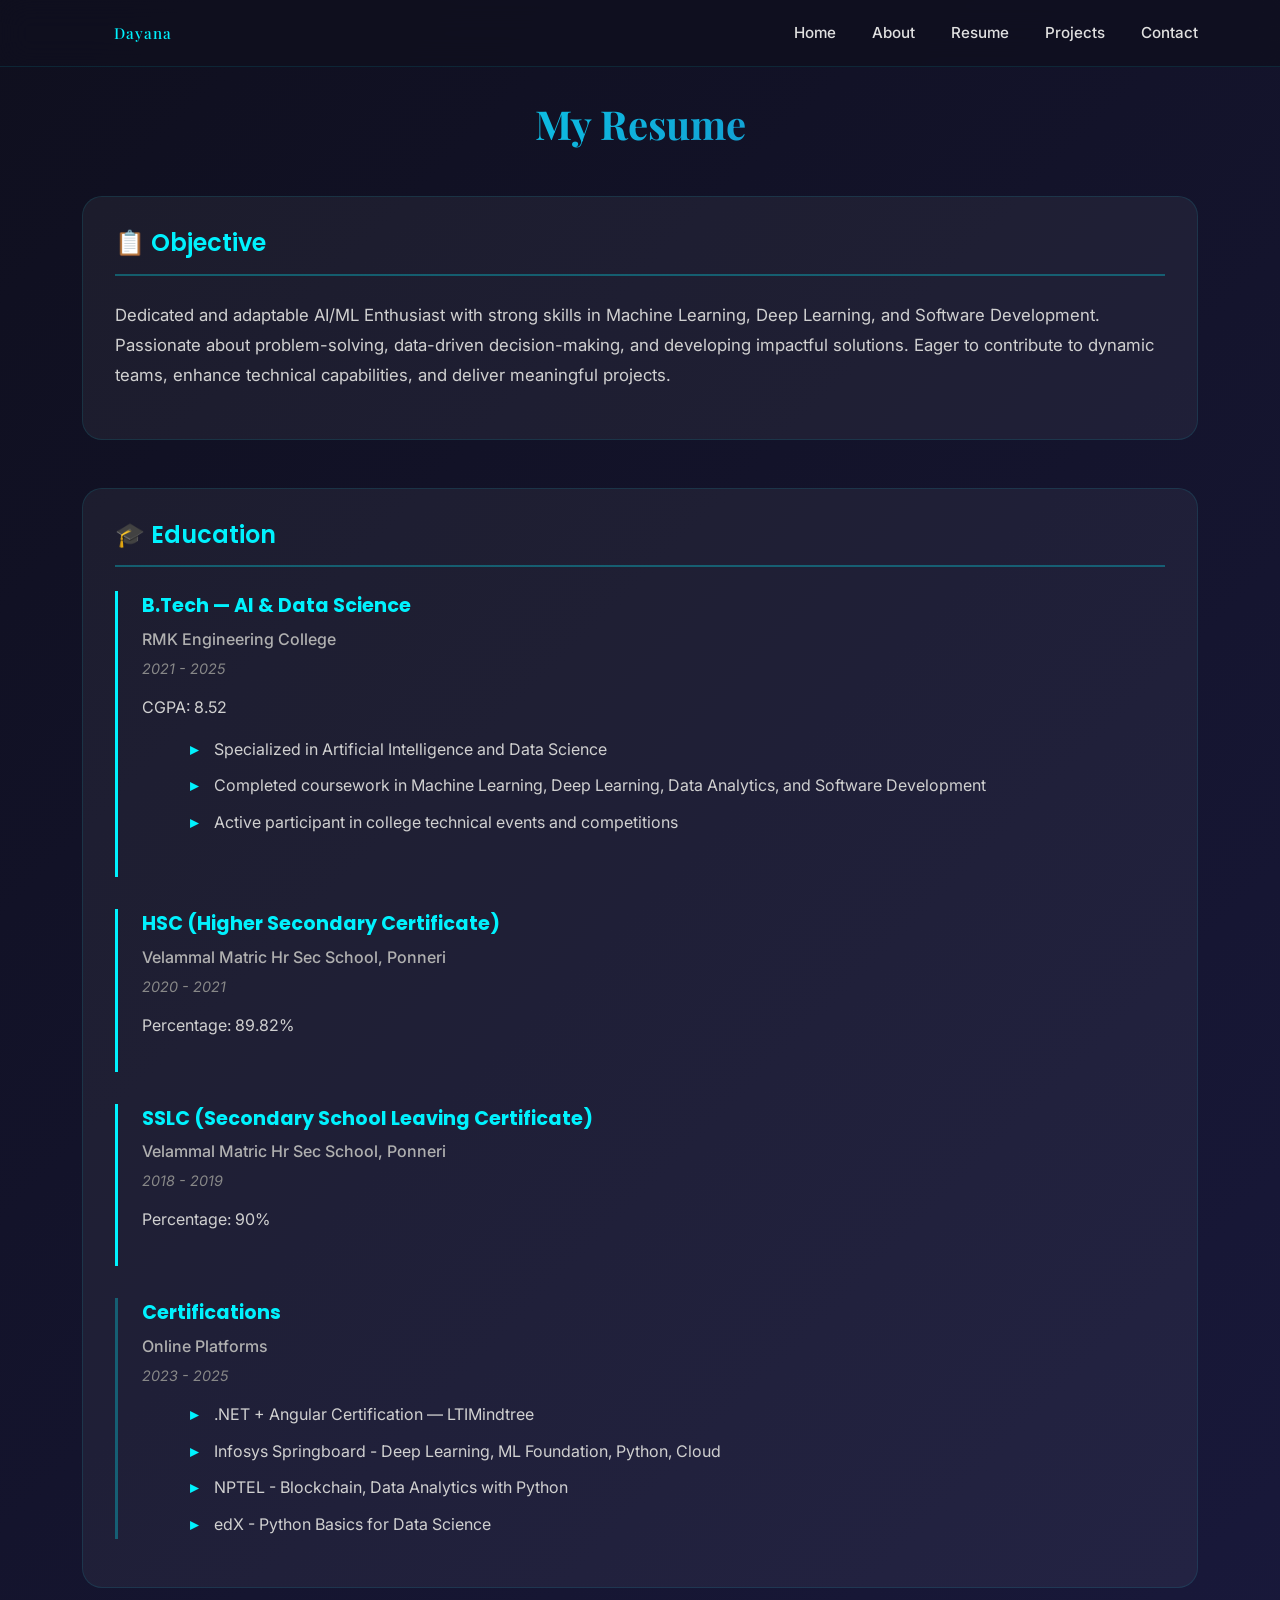
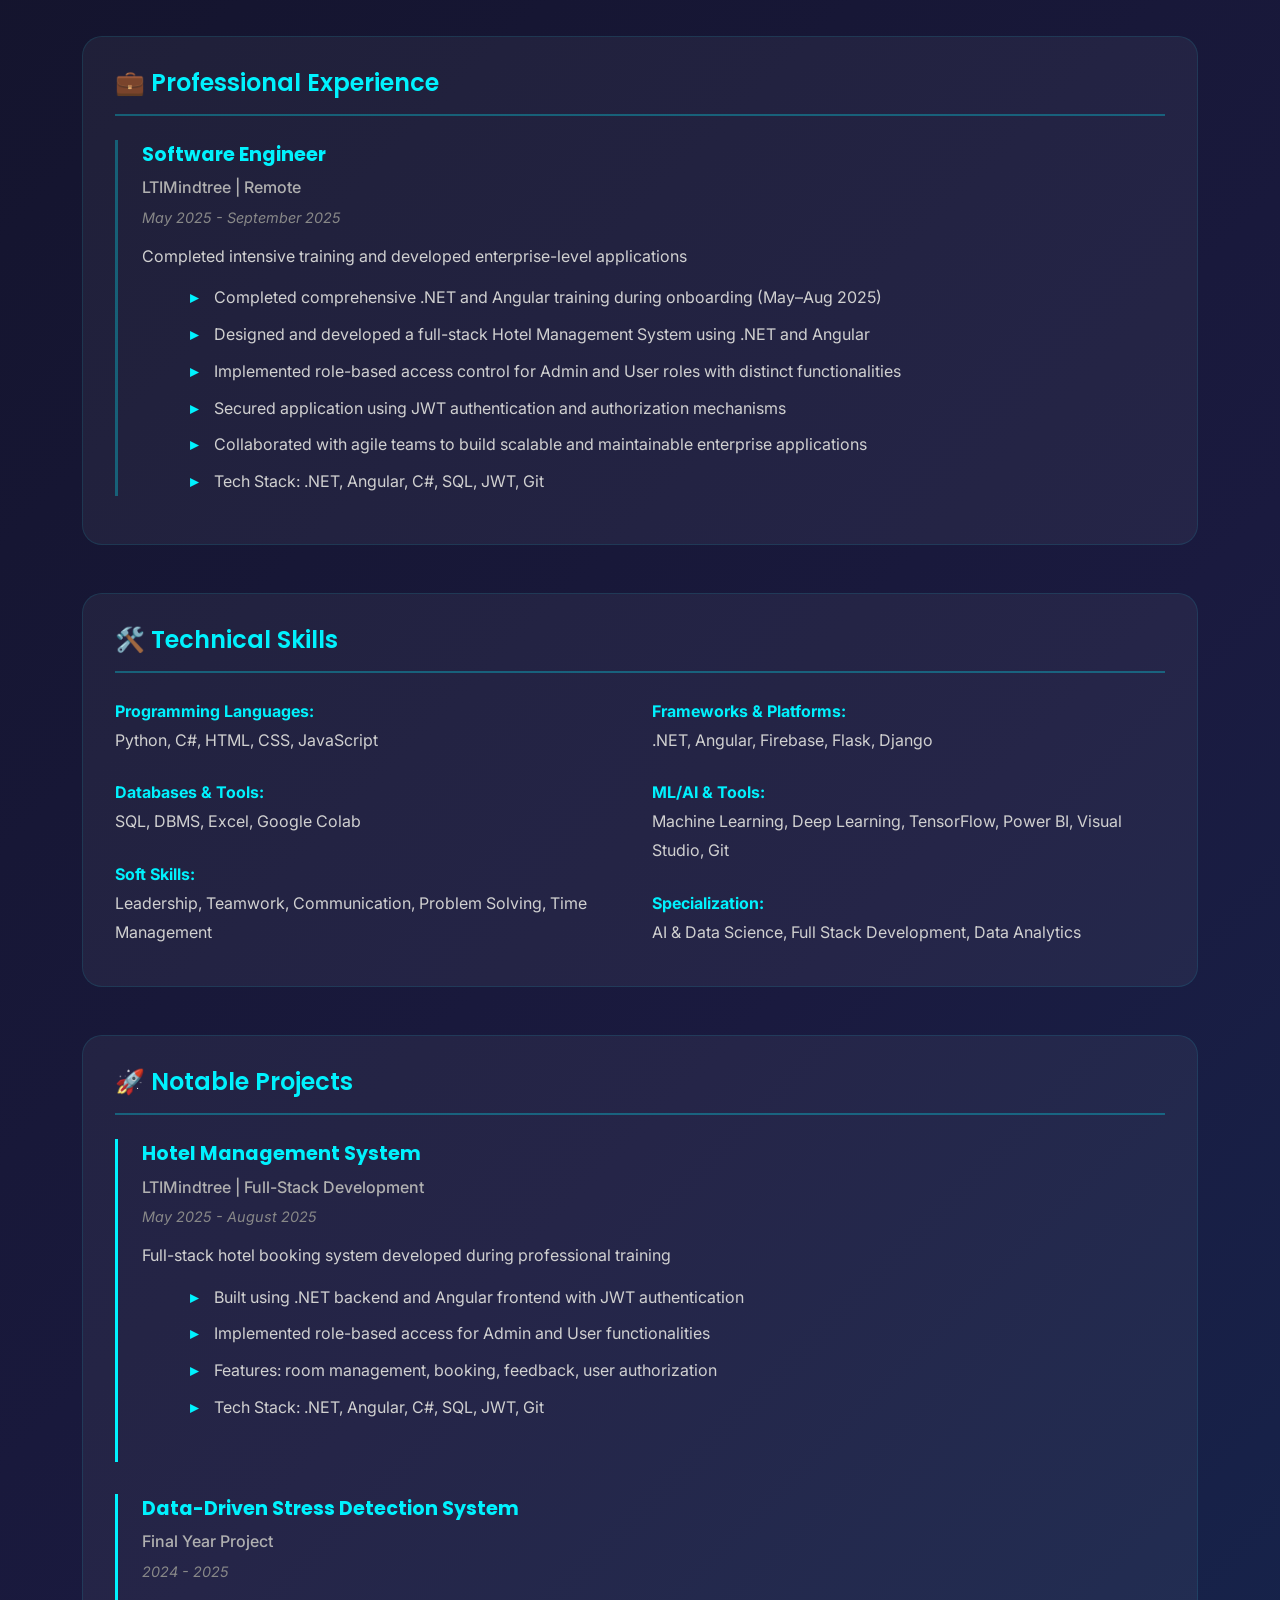
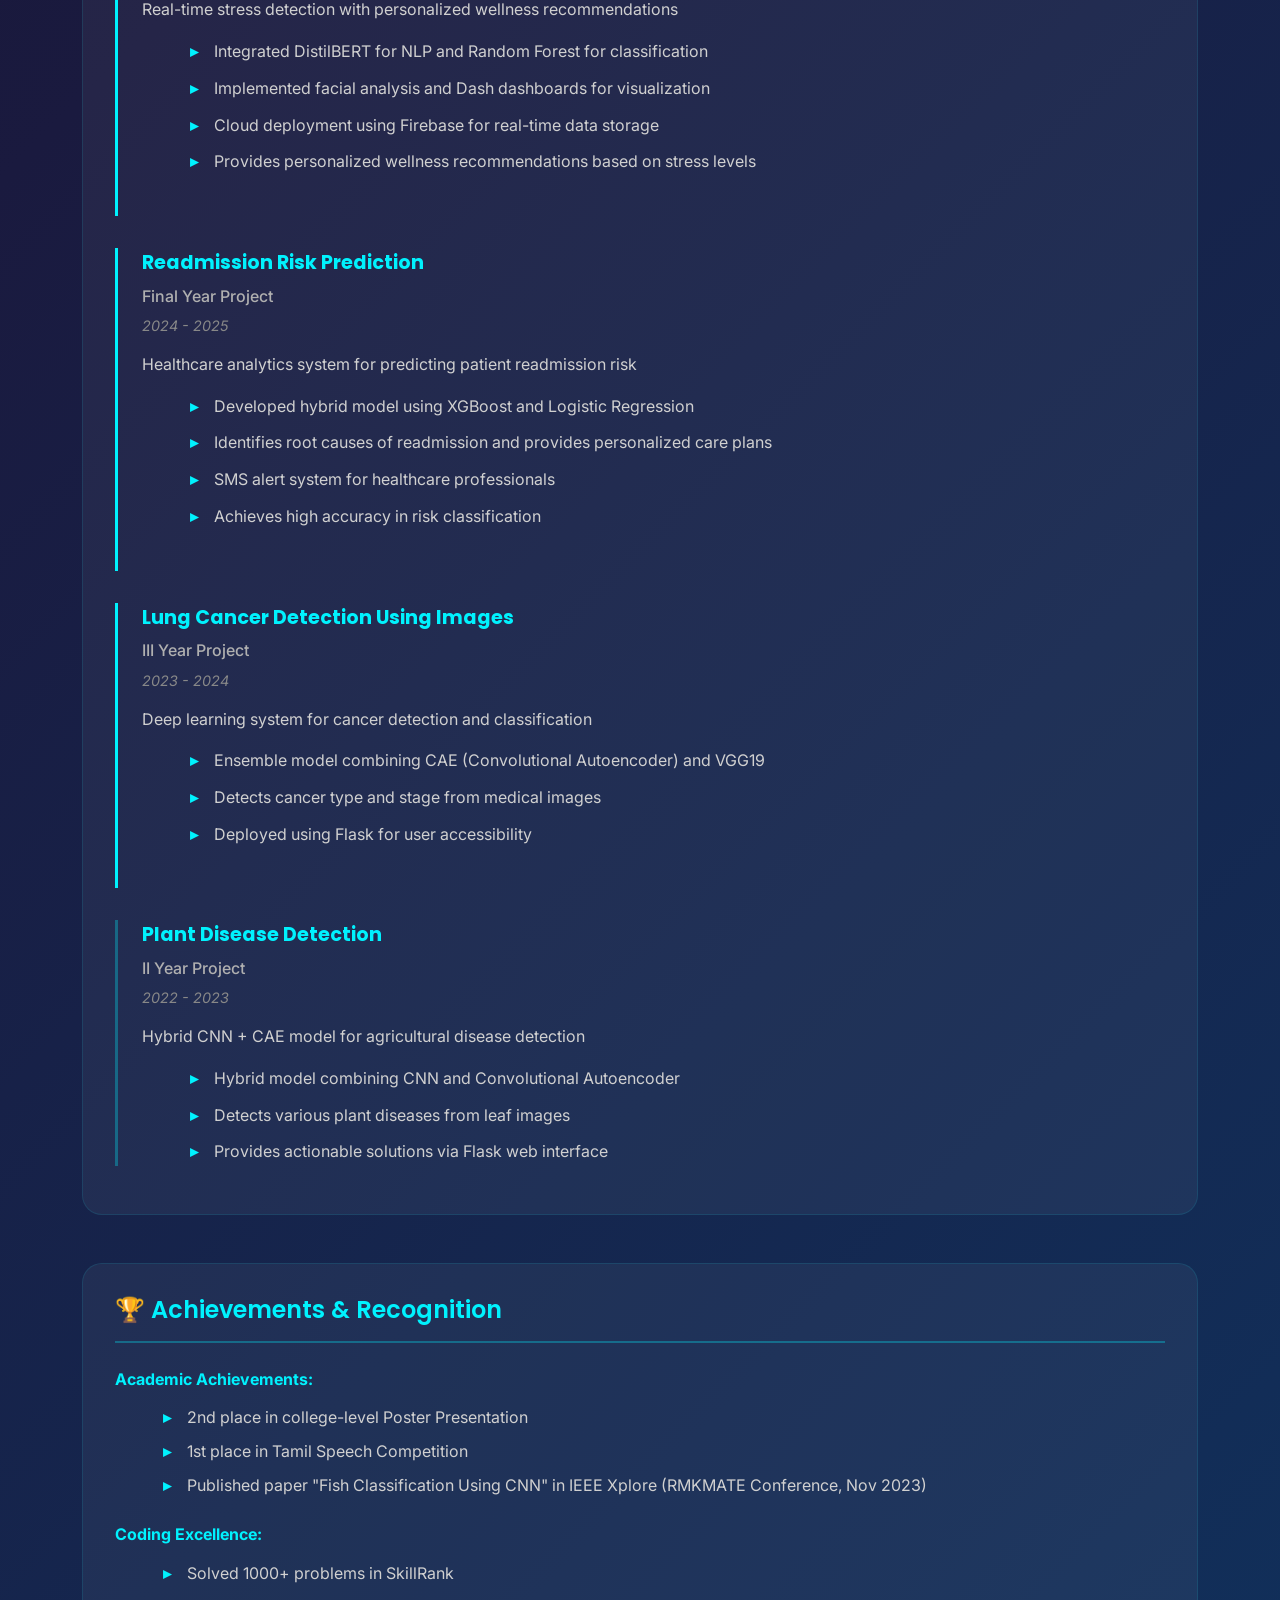
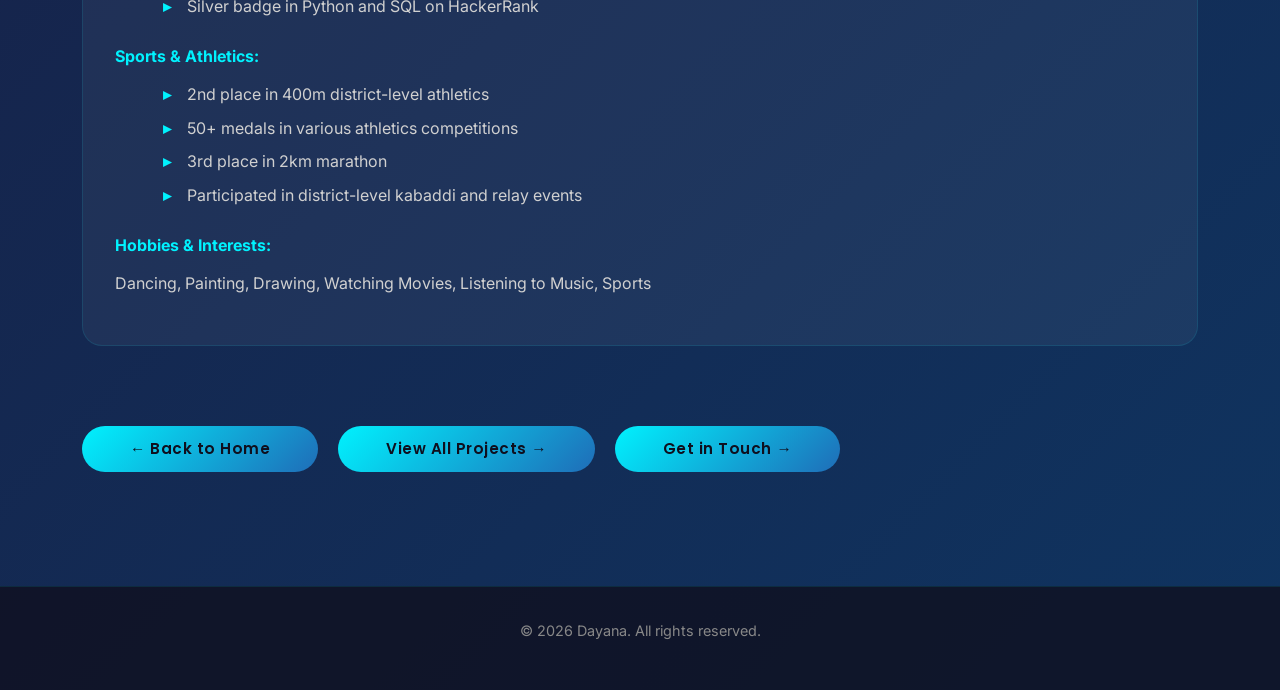
<file: resume.html>
<!DOCTYPE html>
<html lang="en">
<head>
  <meta charset="UTF-8">
  <meta name="viewport" content="width=device-width, initial-scale=1.0">
  <title>Resume | Dayana Portfolio</title>

  <!-- Bootstrap -->
  <link href="https://cdn.jsdelivr.net/npm/bootstrap@5.3.0/dist/css/bootstrap.min.css" rel="stylesheet">

  <!-- CSS -->
  <link rel="stylesheet" href="style.css">

  <style>
    .resume-section {
      margin-bottom: 3rem;
      padding: 2rem;
      background: rgba(255,255,255,0.05);
      border-radius: 20px;
      border: 1px solid rgba(0,242,254,0.1);
      transition: 0.3s ease;
    }

    .resume-section:hover {
      background: rgba(255,255,255,0.08);
      border-color: rgba(0,242,254,0.2);
      box-shadow: 0 8px 32px rgba(0,242,254,0.1);
    }

    .resume-section h3 {
      color: #00f2fe;
      font-size: 1.5rem;
      margin-bottom: 1.5rem;
      border-bottom: 2px solid rgba(0,242,254,0.3);
      padding-bottom: 1rem;
    }

    .experience-item, .education-item {
      margin-bottom: 2rem;
      padding-bottom: 1.5rem;
      border-left: 3px solid #00f2fe;
      padding-left: 1.5rem;
    }

    .experience-item:last-child, .education-item:last-child {
      border-left: 3px solid rgba(0,242,254,0.3);
      margin-bottom: 0;
      padding-bottom: 0;
    }

    .job-title {
      font-size: 1.2rem;
      font-weight: 700;
      color: #00f2fe;
      margin-bottom: 0.3rem;
      font-family: 'Poppins', sans-serif;
    }

    .company, .school {
      font-size: 1rem;
      color: #b0b0b0;
      margin-bottom: 0.3rem;
      font-weight: 500;
    }

    .date {
      font-size: 0.9rem;
      color: #888;
      margin-bottom: 0.8rem;
      font-style: italic;
    }

    .description {
      color: #d0d0d0;
      line-height: 1.8;
      margin-bottom: 0.5rem;
    }

    .description ul {
      margin-top: 0.8rem;
      margin-left: 1rem;
      list-style: none;
    }

    .description li {
      color: #d0d0d0;
      margin-bottom: 0.5rem;
      position: relative;
      padding-left: 1.5rem;
    }

    .description li:before {
      content: "▸";
      color: #00f2fe;
      position: absolute;
      left: 0;
      font-weight: bold;
    }

    .summary-text {
      font-size: 1.05rem;
      line-height: 1.8;
      color: #d0d0d0;
    }

    .download-btn {
      display: inline-block;
      margin-top: 2rem;
    }
  </style>
</head>

<body>

<!-- NAVBAR -->
<nav class="navbar navbar-expand-lg fixed-top">
  <div class="container">
    <a href="index.html" class="navbar-brand">Dayana</a>
    <div>
      <a href="index.html">Home</a>
      <a href="about.html">About</a>
      <a href="resume.html">Resume</a>
      <a href="projects.html">Projects</a>
      <a href="contact.html">Contact</a>
    </div>
  </div>
</nav>

<!-- RESUME SECTION -->
<section class="container" style="padding-top: 100px; padding-bottom: 50px;">
  <h2 class="text-center" style="margin-bottom: 3rem;">My Resume</h2>

  <!-- PROFESSIONAL SUMMARY -->
  <div class="resume-section">
    <h3>📋 Objective</h3>
    <p class="summary-text">
      Dedicated and adaptable AI/ML Enthusiast with strong skills in Machine Learning, Deep Learning, and 
      Software Development. Passionate about problem-solving, data-driven decision-making, and developing 
      impactful solutions. Eager to contribute to dynamic teams, enhance technical capabilities, and deliver meaningful projects.
    </p>
  </div>

  <!-- EDUCATION -->
  <div class="resume-section">
    <h3>🎓 Education</h3>
    
    <div class="education-item">
      <div class="job-title">B.Tech — AI & Data Science</div>
      <div class="school">RMK Engineering College</div>
      <div class="date">2021 - 2025</div>
      <div class="description">
        CGPA: 8.52
        <ul>
          <li>Specialized in Artificial Intelligence and Data Science</li>
          <li>Completed coursework in Machine Learning, Deep Learning, Data Analytics, and Software Development</li>
          <li>Active participant in college technical events and competitions</li>
        </ul>
      </div>
    </div>

    <div class="education-item">
      <div class="job-title">HSC (Higher Secondary Certificate)</div>
      <div class="school">Velammal Matric Hr Sec School, Ponneri</div>
      <div class="date">2020 - 2021</div>
      <div class="description">
        Percentage: 89.82%
      </div>
    </div>

    <div class="education-item">
      <div class="job-title">SSLC (Secondary School Leaving Certificate)</div>
      <div class="school">Velammal Matric Hr Sec School, Ponneri</div>
      <div class="date">2018 - 2019</div>
      <div class="description">
        Percentage: 90%
      </div>
    </div>

    <div class="education-item">
      <div class="job-title">Certifications</div>
      <div class="school">Online Platforms</div>
      <div class="date">2023 - 2025</div>
      <div class="description">
        <ul>
          <li>.NET + Angular Certification — LTIMindtree</li>
          <li>Infosys Springboard - Deep Learning, ML Foundation, Python, Cloud</li>
          <li>NPTEL - Blockchain, Data Analytics with Python</li>
          <li>edX - Python Basics for Data Science</li>
        </ul>
      </div>
    </div>
  </div>

  <!-- EXPERIENCE -->
  <div class="resume-section">
    <h3>💼 Professional Experience</h3>
    
    <div class="experience-item">
      <div class="job-title">Software Engineer</div>
      <div class="company">LTIMindtree | Remote</div>
      <div class="date">May 2025 - September 2025</div>
      <div class="description">
        Completed intensive training and developed enterprise-level applications
        <ul>
          <li>Completed comprehensive .NET and Angular training during onboarding (May–Aug 2025)</li>
          <li>Designed and developed a full-stack Hotel Management System using .NET and Angular</li>
          <li>Implemented role-based access control for Admin and User roles with distinct functionalities</li>
          <li>Secured application using JWT authentication and authorization mechanisms</li>
          <li>Collaborated with agile teams to build scalable and maintainable enterprise applications</li>
          <li>Tech Stack: .NET, Angular, C#, SQL, JWT, Git</li>
        </ul>
      </div>
    </div>
  </div>

  <!-- SKILLS SUMMARY -->
  <div class="resume-section">
    <h3>🛠️ Technical Skills</h3>
    <div class="row">
      <div class="col-md-6">
        <div class="description" style="margin-bottom: 1.5rem;">
          <strong style="color: #00f2fe;">Programming Languages:</strong><br>
          Python, C#, HTML, CSS, JavaScript
        </div>
        <div class="description" style="margin-bottom: 1.5rem;">
          <strong style="color: #00f2fe;">Databases & Tools:</strong><br>
          SQL, DBMS, Excel, Google Colab
        </div>
        <div class="description">
          <strong style="color: #00f2fe;">Soft Skills:</strong><br>
          Leadership, Teamwork, Communication, Problem Solving, Time Management
        </div>
      </div>
      <div class="col-md-6">
        <div class="description" style="margin-bottom: 1.5rem;">
          <strong style="color: #00f2fe;">Frameworks & Platforms:</strong><br>
          .NET, Angular, Firebase, Flask, Django
        </div>
        <div class="description" style="margin-bottom: 1.5rem;">
          <strong style="color: #00f2fe;">ML/AI & Tools:</strong><br>
          Machine Learning, Deep Learning, TensorFlow, Power BI, Visual Studio, Git
        </div>
        <div class="description">
          <strong style="color: #00f2fe;">Specialization:</strong><br>
          AI & Data Science, Full Stack Development, Data Analytics
        </div>
      </div>
    </div>
  </div>

  <!-- PROJECTS -->
  <div class="resume-section">
    <h3>🚀 Notable Projects</h3>
    
    <div class="experience-item">
      <div class="job-title">Hotel Management System</div>
      <div class="company">LTIMindtree | Full-Stack Development</div>
      <div class="date">May 2025 - August 2025</div>
      <div class="description">
        Full-stack hotel booking system developed during professional training
        <ul>
          <li>Built using .NET backend and Angular frontend with JWT authentication</li>
          <li>Implemented role-based access for Admin and User functionalities</li>
          <li>Features: room management, booking, feedback, user authorization</li>
          <li>Tech Stack: .NET, Angular, C#, SQL, JWT, Git</li>
        </ul>
      </div>
    </div>

    <div class="experience-item">
      <div class="job-title">Data-Driven Stress Detection System</div>
      <div class="company">Final Year Project</div>
      <div class="date">2024 - 2025</div>
      <div class="description">
        Real-time stress detection with personalized wellness recommendations
        <ul>
          <li>Integrated DistilBERT for NLP and Random Forest for classification</li>
          <li>Implemented facial analysis and Dash dashboards for visualization</li>
          <li>Cloud deployment using Firebase for real-time data storage</li>
          <li>Provides personalized wellness recommendations based on stress levels</li>
        </ul>
      </div>
    </div>

    <div class="experience-item">
      <div class="job-title">Readmission Risk Prediction</div>
      <div class="company">Final Year Project</div>
      <div class="date">2024 - 2025</div>
      <div class="description">
        Healthcare analytics system for predicting patient readmission risk
        <ul>
          <li>Developed hybrid model using XGBoost and Logistic Regression</li>
          <li>Identifies root causes of readmission and provides personalized care plans</li>
          <li>SMS alert system for healthcare professionals</li>
          <li>Achieves high accuracy in risk classification</li>
        </ul>
      </div>
    </div>

    <div class="experience-item">
      <div class="job-title">Lung Cancer Detection Using Images</div>
      <div class="company">III Year Project</div>
      <div class="date">2023 - 2024</div>
      <div class="description">
        Deep learning system for cancer detection and classification
        <ul>
          <li>Ensemble model combining CAE (Convolutional Autoencoder) and VGG19</li>
          <li>Detects cancer type and stage from medical images</li>
          <li>Deployed using Flask for user accessibility</li>
        </ul>
      </div>
    </div>

    <div class="experience-item">
      <div class="job-title">Plant Disease Detection</div>
      <div class="company">II Year Project</div>
      <div class="date">2022 - 2023</div>
      <div class="description">
        Hybrid CNN + CAE model for agricultural disease detection
        <ul>
          <li>Hybrid model combining CNN and Convolutional Autoencoder</li>
          <li>Detects various plant diseases from leaf images</li>
          <li>Provides actionable solutions via Flask web interface</li>
        </ul>
      </div>
    </div>
  </div>

  <!-- ACHIEVEMENTS & RECOGNITION -->
  <div class="resume-section">
    <h3>🏆 Achievements & Recognition</h3>
    
    <div class="achievement-item" style="margin-bottom: 1.5rem;">
      <strong style="color: #00f2fe;">Academic Achievements:</strong>
      <ul style="margin-top: 0.8rem; margin-left: 1rem; list-style: none;">
        <li style="color: #d0d0d0; margin-bottom: 0.5rem; position: relative; padding-left: 1.5rem;">
          <span style="position: absolute; left: 0; color: #00f2fe; font-weight: bold;">▸</span>
          2nd place in college-level Poster Presentation
        </li>
        <li style="color: #d0d0d0; margin-bottom: 0.5rem; position: relative; padding-left: 1.5rem;">
          <span style="position: absolute; left: 0; color: #00f2fe; font-weight: bold;">▸</span>
          1st place in Tamil Speech Competition
        </li>
        <li style="color: #d0d0d0; margin-bottom: 0.5rem; position: relative; padding-left: 1.5rem;">
          <span style="position: absolute; left: 0; color: #00f2fe; font-weight: bold;">▸</span>
          Published paper "Fish Classification Using CNN" in IEEE Xplore (RMKMATE Conference, Nov 2023)
        </li>
      </ul>
    </div>

    <div class="achievement-item" style="margin-bottom: 1.5rem;">
      <strong style="color: #00f2fe;">Coding Excellence:</strong>
      <ul style="margin-top: 0.8rem; margin-left: 1rem; list-style: none;">
        <li style="color: #d0d0d0; margin-bottom: 0.5rem; position: relative; padding-left: 1.5rem;">
          <span style="position: absolute; left: 0; color: #00f2fe; font-weight: bold;">▸</span>
          Solved 1000+ problems in SkillRank
        </li>
        <li style="color: #d0d0d0; margin-bottom: 0.5rem; position: relative; padding-left: 1.5rem;">
          <span style="position: absolute; left: 0; color: #00f2fe; font-weight: bold;">▸</span>
          Silver badge in Python and SQL on HackerRank
        </li>
      </ul>
    </div>

    <div class="achievement-item" style="margin-bottom: 1.5rem;">
      <strong style="color: #00f2fe;">Sports & Athletics:</strong>
      <ul style="margin-top: 0.8rem; margin-left: 1rem; list-style: none;">
        <li style="color: #d0d0d0; margin-bottom: 0.5rem; position: relative; padding-left: 1.5rem;">
          <span style="position: absolute; left: 0; color: #00f2fe; font-weight: bold;">▸</span>
          2nd place in 400m district-level athletics
        </li>
        <li style="color: #d0d0d0; margin-bottom: 0.5rem; position: relative; padding-left: 1.5rem;">
          <span style="position: absolute; left: 0; color: #00f2fe; font-weight: bold;">▸</span>
          50+ medals in various athletics competitions
        </li>
        <li style="color: #d0d0d0; margin-bottom: 0.5rem; position: relative; padding-left: 1.5rem;">
          <span style="position: absolute; left: 0; color: #00f2fe; font-weight: bold;">▸</span>
          3rd place in 2km marathon
        </li>
        <li style="color: #d0d0d0; margin-bottom: 0.5rem; position: relative; padding-left: 1.5rem;">
          <span style="position: absolute; left: 0; color: #00f2fe; font-weight: bold;">▸</span>
          Participated in district-level kabaddi and relay events
        </li>
      </ul>
    </div>

    <div class="achievement-item">
      <strong style="color: #00f2fe;">Hobbies & Interests:</strong>
      <p style="color: #d0d0d0; margin-top: 0.8rem;">
        Dancing, Painting, Drawing, Watching Movies, Listening to Music, Sports
      </p>
    </div>
  </div>

  <!-- ACTION BUTTONS -->
  <div class="text-center download-btn">
    <a href="index.html" class="btn btn-glow px-5">← Back to Home</a>
    <a href="projects.html" class="btn btn-glow px-5" style="margin-left: 1rem;">View All Projects →</a>
    <a href="contact.html" class="btn btn-glow px-5" style="margin-left: 1rem;">Get in Touch →</a>
  </div>
</section>

<!-- Footer -->
<footer class="text-center">
  <p>&copy; 2026 Dayana. All rights reserved.</p>
</footer>

<script src="https://cdn.jsdelivr.net/npm/bootstrap@5.3.0/dist/js/bootstrap.bundle.min.js"></script>
</body>

</html>
</file>
<file: style.css>
@import url('https://fonts.googleapis.com/css2?family=Poppins:wght@300;400;600;700;800&family=Playfair+Display:wght@700&family=Inter:wght@400;500;600&display=swap');

* {
  margin: 0;
  padding: 0;
  box-sizing: border-box;
}

body {
  font-family: 'Inter', sans-serif;
  background: linear-gradient(135deg, #0f0f1e 0%, #1a1a3f 50%, #0f3460 100%);
  color: #e0e0e0;
  scroll-behavior: smooth;
  overflow-x: hidden;
  line-height: 1.6;
}

/* NAVBAR */
.navbar {
  background: rgba(15,15,30,0.8);
  backdrop-filter: blur(15px);
  border-bottom: 1px solid rgba(0,242,254,0.1);
  padding: 1rem 0;
}

.navbar-brand {
  font-family: 'Playfair Display', serif;
  font-size: 1.8rem;
  font-weight: 700;
  color: #00f2fe !important;
  letter-spacing: 1px;
}

.navbar a {
  color: #e0e0e0;
  margin-left: 2rem;
  text-decoration: none;
  font-weight: 500;
  font-size: 0.95rem;
  transition: 0.3s ease;
  position: relative;
}

.navbar a::after {
  content: '';
  position: absolute;
  bottom: -5px;
  left: 0;
  width: 0;
  height: 2px;
  background: #00f2fe;
  transition: width 0.3s ease;
}

.navbar a:hover {
  color: #00f2fe;
}

.navbar a:hover::after {
  width: 100%;
}

/* HOME */
.home {
  height: 100vh;
  padding-top: 80px;
  display: flex;
  align-items: center;
  justify-content: center;
}

.profile-image {
  transition: 0.3s ease;
  animation: fadeIn 1s ease-in;
}

.profile-image:hover {
  box-shadow: 0 15px 50px rgba(0,242,254,0.5) !important;
  transform: scale(1.02);
}

.home h1 {
  font-family: 'Playfair Display', serif;
  font-size: 4.5rem;
  font-weight: 700;
  margin-bottom: 1.5rem;
  letter-spacing: -1px;
  line-height: 1.1;
}

.home h3 {
  font-family: 'Poppins', sans-serif;
  font-size: 1.5rem;
  font-weight: 400;
  margin-bottom: 2rem;
  color: #b0b0b0;
}

.home span {
  background: linear-gradient(135deg, #00f2fe, #1f6db8);
  -webkit-background-clip: text;
  -webkit-text-fill-color: transparent;
  background-clip: text;
  font-weight: 700;
}

h2 {
  font-family: 'Playfair Display', serif;
  font-size: 2.5rem;
  font-weight: 700;
  margin-bottom: 2rem;
  background: linear-gradient(135deg, #00f2fe, #1f6db8);
  -webkit-background-clip: text;
  -webkit-text-fill-color: transparent;
  background-clip: text;
}

h3 {
  font-family: 'Poppins', sans-serif;
  font-size: 1.3rem;
  font-weight: 600;
  margin-bottom: 1rem;
  color: #00f2fe;
}

/* GLASS EFFECT */
.glass {
  background: rgba(255,255,255,0.05);
  border-radius: 20px;
  backdrop-filter: blur(20px);
  border: 1px solid rgba(255,255,255,0.1);
  padding: 2.5rem;
  transition: 0.3s ease;
  box-shadow: 0 8px 32px rgba(0,0,0,0.3);
}

.glass:hover {
  background: rgba(255,255,255,0.08);
  border: 1px solid rgba(0,242,254,0.2);
  box-shadow: 0 8px 40px rgba(0,242,254,0.1);
}

/* BUTTON */
.btn-glow {
  background: linear-gradient(135deg, #00f2fe, #1f6db8);
  color: #0f0f1e;
  border-radius: 30px;
  padding: 12px 35px;
  transition: 0.3s ease;
  font-weight: 600;
  border: none;
  font-family: 'Poppins', sans-serif;
  font-size: 0.95rem;
  letter-spacing: 0.5px;
}

.btn-glow:hover {
  box-shadow: 0 0 30px rgba(0,242,254,0.5);
  transform: translateY(-2px);
}

/* CARDS */
.card {
  transition: 0.3s ease;
  margin-bottom: 20px;
  background: rgba(255,255,255,0.05);
  border: 1px solid rgba(0,242,254,0.1);
  border-radius: 20px;
}

.card:hover {
  transform: translateY(-15px);
  background: rgba(255,255,255,0.08);
  border: 1px solid rgba(0,242,254,0.3);
  box-shadow: 0 10px 40px rgba(0,242,254,0.2);
}

.card h5 {
  font-family: 'Poppins', sans-serif;
  font-weight: 600;
  color: #00f2fe;
  margin-bottom: 0.5rem;
}

.card p {
  color: #b0b0b0;
  font-size: 0.9rem;
}

/* SKILLS */
.skills {
  display: flex;
  flex-wrap: wrap;
  gap: 1rem;
  justify-content: center;
}

.skills span {
  display: inline-block;
  background: linear-gradient(135deg, #00f2fe, #1f6db8);
  color: #0f0f1e;
  padding: 10px 20px;
  border-radius: 25px;
  font-weight: 600;
  font-family: 'Poppins', sans-serif;
  transition: 0.3s ease;
  box-shadow: 0 4px 15px rgba(0,242,254,0.2);
}

.skills span:hover {
  transform: scale(1.05);
  box-shadow: 0 6px 25px rgba(0,242,254,0.4);
}

/* FORM STYLING */
.form-control {
  background: rgba(255,255,255,0.08);
  border: 1px solid rgba(0,242,254,0.2);
  color: #e0e0e0;
  border-radius: 10px;
  padding: 12px 15px;
  font-family: 'Inter', sans-serif;
  transition: 0.3s ease;
}

.form-control:focus {
  background: rgba(255,255,255,0.1);
  border-color: #00f2fe;
  color: #e0e0e0;
  box-shadow: 0 0 20px rgba(0,242,254,0.3);
}

.form-control::placeholder {
  color: #888;
}

/* SECTION ANIMATION */
section {
  animation: fadeIn 0.8s ease-in;
}

@keyframes fadeIn {
  from { opacity: 0; transform: translateY(30px); }
  to { opacity: 1; transform: translateY(0); }
}

/* FOOTER */
footer {
  background: rgba(15,15,30,0.8);
  border-top: 1px solid rgba(0,242,254,0.1);
  padding: 2rem 0;
  margin-top: 4rem;
}

footer p {
  color: #888;
  font-size: 0.9rem;
}

/* RESPONSIVE */
@media (max-width: 768px) {
  .home h1 {
    font-size: 2.5rem;
  }

  .home h3 {
    font-size: 1.1rem;
  }

  h2 {
    font-size: 1.8rem;
  }

  .navbar a {
    margin-left: 1rem;
    font-size: 0.85rem;
  }
}
</file>
